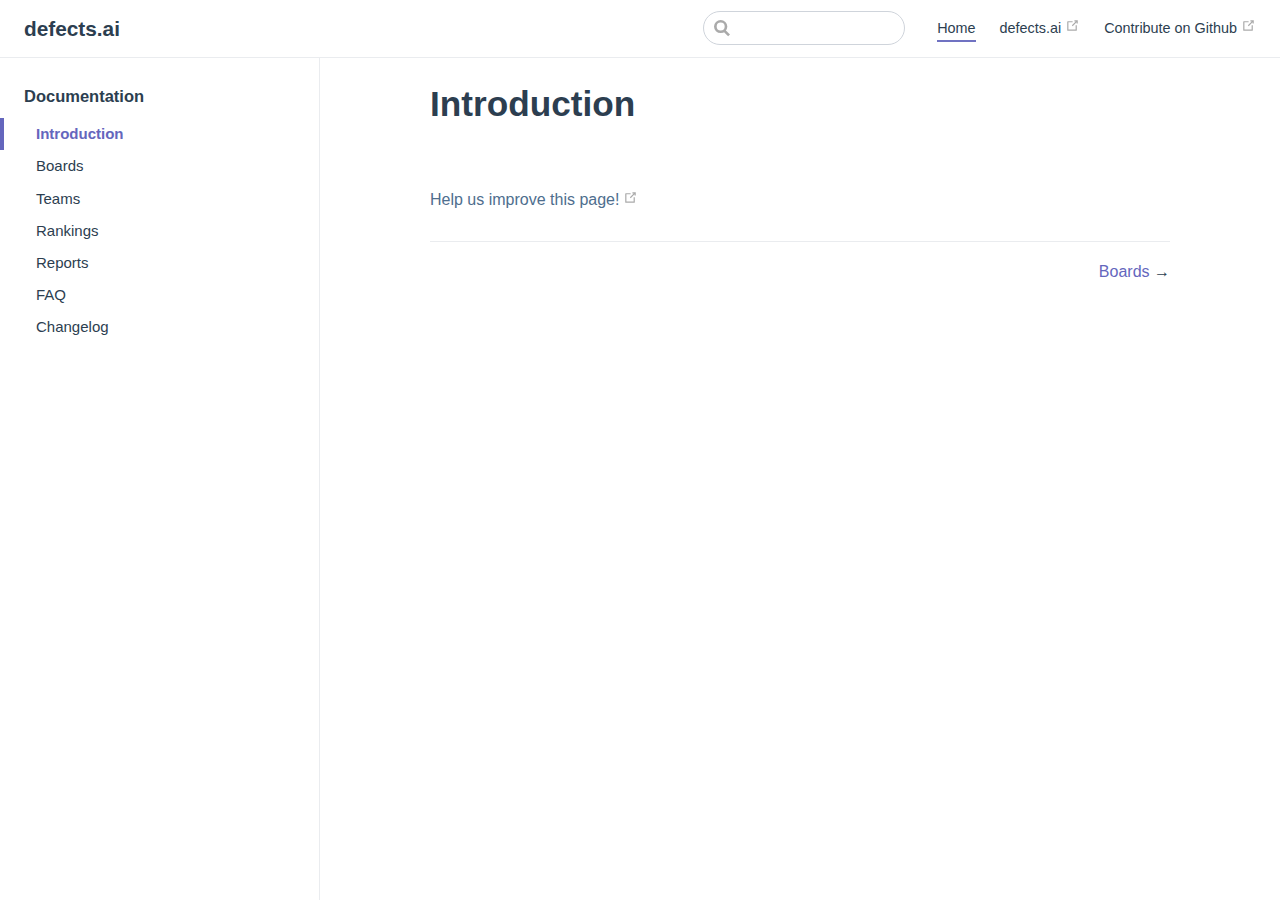
<file: index.html>
<!DOCTYPE html>
<html lang="en-US">
  <head>
    <meta charset="utf-8">
    <meta name="viewport" content="width=device-width,initial-scale=1">
    <title>Introduction | defects.ai</title>
    <meta name="description" content="">
    
    
    <link rel="preload" href="/assets/css/9.styles.b96958ea.css" as="style"><link rel="preload" href="/assets/js/app.cf527ac2.js" as="script"><link rel="preload" href="/assets/js/8.f4ea853f.js" as="script"><link rel="prefetch" href="/assets/js/5.84ac216f.js"><link rel="prefetch" href="/assets/js/1.5a1bce7e.js"><link rel="prefetch" href="/assets/js/2.4825638c.js"><link rel="prefetch" href="/assets/js/3.3141c4bc.js"><link rel="prefetch" href="/assets/js/4.4dde4d06.js"><link rel="prefetch" href="/assets/js/0.b922bda8.js"><link rel="prefetch" href="/assets/js/6.65243fbf.js"><link rel="prefetch" href="/assets/js/7.0b82be4a.js">
    <link rel="stylesheet" href="/assets/css/9.styles.b96958ea.css">
  </head>
  <body>
    <div id="app" data-server-rendered="true"><div class="theme-container"><header class="navbar"><div class="sidebar-button"><svg xmlns="http://www.w3.org/2000/svg" aria-hidden="true" role="img" viewBox="0 0 448 512" class="icon"><path fill="currentColor" d="M436 124H12c-6.627 0-12-5.373-12-12V80c0-6.627 5.373-12 12-12h424c6.627 0 12 5.373 12 12v32c0 6.627-5.373 12-12 12zm0 160H12c-6.627 0-12-5.373-12-12v-32c0-6.627 5.373-12 12-12h424c6.627 0 12 5.373 12 12v32c0 6.627-5.373 12-12 12zm0 160H12c-6.627 0-12-5.373-12-12v-32c0-6.627 5.373-12 12-12h424c6.627 0 12 5.373 12 12v32c0 6.627-5.373 12-12 12z"></path></svg></div><a href="/" class="home-link router-link-exact-active router-link-active"><!----><span class="site-name">
      defects.ai
    </span></a><div class="links"><div class="search-box"><input aria-label="Search" autocomplete="off" spellcheck="false" value=""><!----></div><nav class="nav-links can-hide"><div class="nav-item"><a href="/" class="nav-link router-link-exact-active router-link-active">Home</a></div><div class="nav-item"><a href="http://defects.ai" target="_blank" rel="noopener noreferrer" class="nav-link external">
  defects.ai
  <svg xmlns="http://www.w3.org/2000/svg" aria-hidden="true" x="0px" y="0px" viewBox="0 0 100 100" width="15" height="15" class="icon outbound"><path fill="currentColor" d="M18.8,85.1h56l0,0c2.2,0,4-1.8,4-4v-32h-8v28h-48v-48h28v-8h-32l0,0c-2.2,0-4,1.8-4,4v56C14.8,83.3,16.6,85.1,18.8,85.1z"></path><polygon fill="currentColor" points="45.7,48.7 51.3,54.3 77.2,28.5 77.2,37.2 85.2,37.2 85.2,14.9 62.8,14.9 62.8,22.9 71.5,22.9"></polygon></svg></a></div><a href="https://github.com/defectsai/documentation" target="_blank" rel="noopener noreferrer" class="repo-link">
    Contribute on Github
    <svg xmlns="http://www.w3.org/2000/svg" aria-hidden="true" x="0px" y="0px" viewBox="0 0 100 100" width="15" height="15" class="icon outbound"><path fill="currentColor" d="M18.8,85.1h56l0,0c2.2,0,4-1.8,4-4v-32h-8v28h-48v-48h28v-8h-32l0,0c-2.2,0-4,1.8-4,4v56C14.8,83.3,16.6,85.1,18.8,85.1z"></path><polygon fill="currentColor" points="45.7,48.7 51.3,54.3 77.2,28.5 77.2,37.2 85.2,37.2 85.2,14.9 62.8,14.9 62.8,22.9 71.5,22.9"></polygon></svg></a></nav></div></header><div class="sidebar-mask"></div><div class="sidebar"><nav class="nav-links"><div class="nav-item"><a href="/" class="nav-link router-link-exact-active router-link-active">Home</a></div><div class="nav-item"><a href="http://defects.ai" target="_blank" rel="noopener noreferrer" class="nav-link external">
  defects.ai
  <svg xmlns="http://www.w3.org/2000/svg" aria-hidden="true" x="0px" y="0px" viewBox="0 0 100 100" width="15" height="15" class="icon outbound"><path fill="currentColor" d="M18.8,85.1h56l0,0c2.2,0,4-1.8,4-4v-32h-8v28h-48v-48h28v-8h-32l0,0c-2.2,0-4,1.8-4,4v56C14.8,83.3,16.6,85.1,18.8,85.1z"></path><polygon fill="currentColor" points="45.7,48.7 51.3,54.3 77.2,28.5 77.2,37.2 85.2,37.2 85.2,14.9 62.8,14.9 62.8,22.9 71.5,22.9"></polygon></svg></a></div><a href="https://github.com/defectsai/documentation" target="_blank" rel="noopener noreferrer" class="repo-link">
    Contribute on Github
    <svg xmlns="http://www.w3.org/2000/svg" aria-hidden="true" x="0px" y="0px" viewBox="0 0 100 100" width="15" height="15" class="icon outbound"><path fill="currentColor" d="M18.8,85.1h56l0,0c2.2,0,4-1.8,4-4v-32h-8v28h-48v-48h28v-8h-32l0,0c-2.2,0-4,1.8-4,4v56C14.8,83.3,16.6,85.1,18.8,85.1z"></path><polygon fill="currentColor" points="45.7,48.7 51.3,54.3 77.2,28.5 77.2,37.2 85.2,37.2 85.2,14.9 62.8,14.9 62.8,22.9 71.5,22.9"></polygon></svg></a></nav><ul class="sidebar-links"><li><div class="sidebar-group first"><p class="sidebar-heading open"><span>Documentation</span><!----></p><ul class="sidebar-group-items"><li><a href="/" class="active sidebar-link">Introduction</a></li><li><a href="/boards.html" class="sidebar-link">Boards</a></li><li><a href="/teams.html" class="sidebar-link">Teams</a></li><li><a href="/rankings.html" class="sidebar-link">Rankings</a></li><li><a href="/reports.html" class="sidebar-link">Reports</a></li><li><a href="/faq.html" class="sidebar-link">FAQ</a></li><li><a href="/changelog.html" class="sidebar-link">Changelog</a></li></ul></div></li></ul></div><div class="page"><div class="content"><h1 id="introduction"><a href="#introduction" aria-hidden="true" class="header-anchor">#</a> Introduction</h1></div><div class="page-edit"><div class="edit-link"><a href="https://github.com/defectsai/documentation/edit/master/README.md" target="_blank" rel="noopener noreferrer">Help us improve this page!</a><svg xmlns="http://www.w3.org/2000/svg" aria-hidden="true" x="0px" y="0px" viewBox="0 0 100 100" width="15" height="15" class="icon outbound"><path fill="currentColor" d="M18.8,85.1h56l0,0c2.2,0,4-1.8,4-4v-32h-8v28h-48v-48h28v-8h-32l0,0c-2.2,0-4,1.8-4,4v56C14.8,83.3,16.6,85.1,18.8,85.1z"></path><polygon fill="currentColor" points="45.7,48.7 51.3,54.3 77.2,28.5 77.2,37.2 85.2,37.2 85.2,14.9 62.8,14.9 62.8,22.9 71.5,22.9"></polygon></svg></div><!----></div><div class="page-nav"><p class="inner"><!----><span class="next"><a href="/boards.html">
          Boards
        </a> →
      </span></p></div></div></div></div>
    <script src="/assets/js/8.f4ea853f.js" defer></script><script src="/assets/js/app.cf527ac2.js" defer></script>
  </body>
</html>
</file>
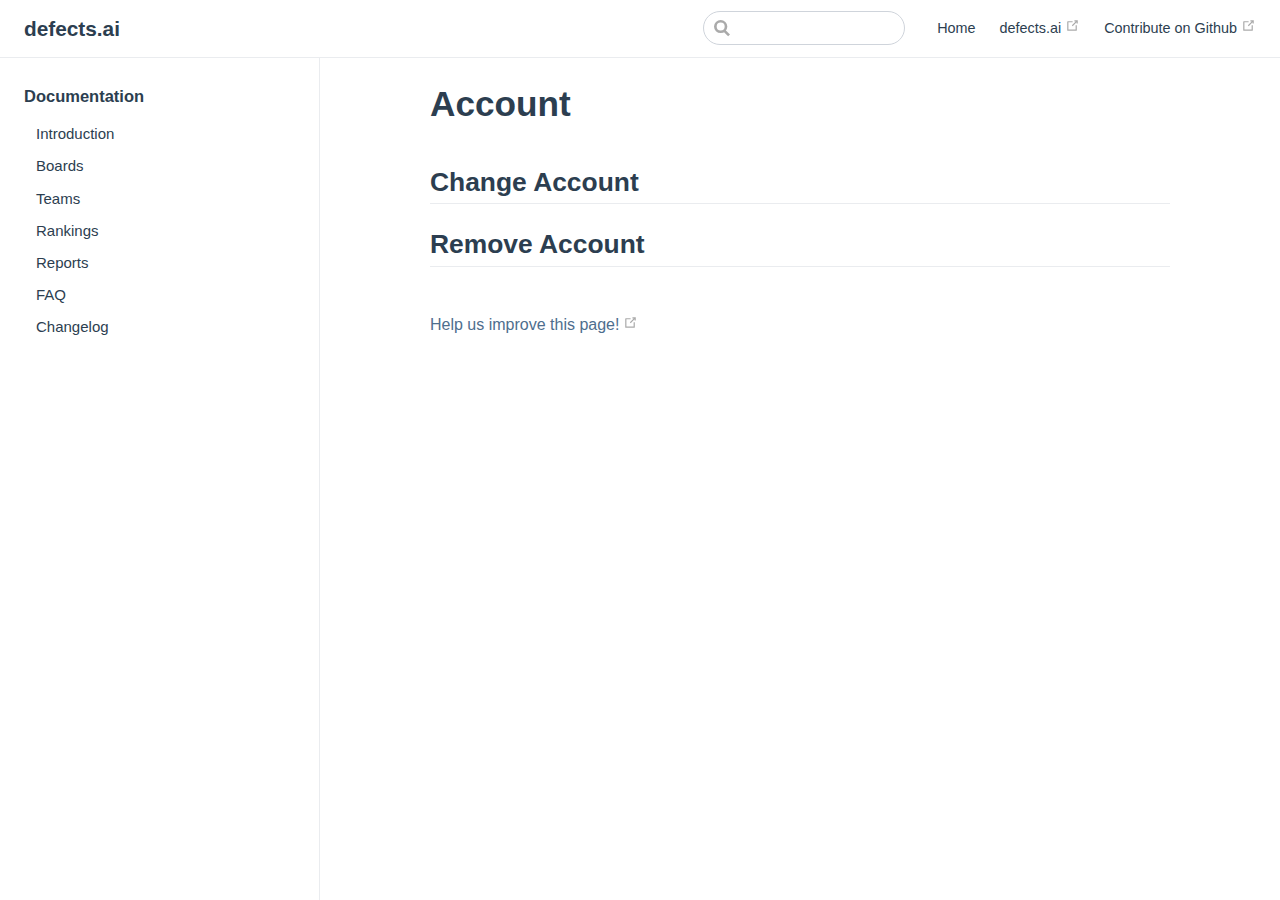
<file: account.html>
<!DOCTYPE html>
<html lang="en-US">
  <head>
    <meta charset="utf-8">
    <meta name="viewport" content="width=device-width,initial-scale=1">
    <title>Account | defects.ai</title>
    <meta name="description" content="">
    
    
    <link rel="preload" href="/assets/css/9.styles.b96958ea.css" as="style"><link rel="preload" href="/assets/js/app.cf527ac2.js" as="script"><link rel="preload" href="/assets/js/7.0b82be4a.js" as="script"><link rel="prefetch" href="/assets/js/5.84ac216f.js"><link rel="prefetch" href="/assets/js/1.5a1bce7e.js"><link rel="prefetch" href="/assets/js/2.4825638c.js"><link rel="prefetch" href="/assets/js/3.3141c4bc.js"><link rel="prefetch" href="/assets/js/4.4dde4d06.js"><link rel="prefetch" href="/assets/js/0.b922bda8.js"><link rel="prefetch" href="/assets/js/6.65243fbf.js"><link rel="prefetch" href="/assets/js/8.f4ea853f.js">
    <link rel="stylesheet" href="/assets/css/9.styles.b96958ea.css">
  </head>
  <body>
    <div id="app" data-server-rendered="true"><div class="theme-container"><header class="navbar"><div class="sidebar-button"><svg xmlns="http://www.w3.org/2000/svg" aria-hidden="true" role="img" viewBox="0 0 448 512" class="icon"><path fill="currentColor" d="M436 124H12c-6.627 0-12-5.373-12-12V80c0-6.627 5.373-12 12-12h424c6.627 0 12 5.373 12 12v32c0 6.627-5.373 12-12 12zm0 160H12c-6.627 0-12-5.373-12-12v-32c0-6.627 5.373-12 12-12h424c6.627 0 12 5.373 12 12v32c0 6.627-5.373 12-12 12zm0 160H12c-6.627 0-12-5.373-12-12v-32c0-6.627 5.373-12 12-12h424c6.627 0 12 5.373 12 12v32c0 6.627-5.373 12-12 12z"></path></svg></div><a href="/" class="home-link router-link-active"><!----><span class="site-name">
      defects.ai
    </span></a><div class="links"><div class="search-box"><input aria-label="Search" autocomplete="off" spellcheck="false" value=""><!----></div><nav class="nav-links can-hide"><div class="nav-item"><a href="/" class="nav-link">Home</a></div><div class="nav-item"><a href="http://defects.ai" target="_blank" rel="noopener noreferrer" class="nav-link external">
  defects.ai
  <svg xmlns="http://www.w3.org/2000/svg" aria-hidden="true" x="0px" y="0px" viewBox="0 0 100 100" width="15" height="15" class="icon outbound"><path fill="currentColor" d="M18.8,85.1h56l0,0c2.2,0,4-1.8,4-4v-32h-8v28h-48v-48h28v-8h-32l0,0c-2.2,0-4,1.8-4,4v56C14.8,83.3,16.6,85.1,18.8,85.1z"></path><polygon fill="currentColor" points="45.7,48.7 51.3,54.3 77.2,28.5 77.2,37.2 85.2,37.2 85.2,14.9 62.8,14.9 62.8,22.9 71.5,22.9"></polygon></svg></a></div><a href="https://github.com/defectsai/documentation" target="_blank" rel="noopener noreferrer" class="repo-link">
    Contribute on Github
    <svg xmlns="http://www.w3.org/2000/svg" aria-hidden="true" x="0px" y="0px" viewBox="0 0 100 100" width="15" height="15" class="icon outbound"><path fill="currentColor" d="M18.8,85.1h56l0,0c2.2,0,4-1.8,4-4v-32h-8v28h-48v-48h28v-8h-32l0,0c-2.2,0-4,1.8-4,4v56C14.8,83.3,16.6,85.1,18.8,85.1z"></path><polygon fill="currentColor" points="45.7,48.7 51.3,54.3 77.2,28.5 77.2,37.2 85.2,37.2 85.2,14.9 62.8,14.9 62.8,22.9 71.5,22.9"></polygon></svg></a></nav></div></header><div class="sidebar-mask"></div><div class="sidebar"><nav class="nav-links"><div class="nav-item"><a href="/" class="nav-link">Home</a></div><div class="nav-item"><a href="http://defects.ai" target="_blank" rel="noopener noreferrer" class="nav-link external">
  defects.ai
  <svg xmlns="http://www.w3.org/2000/svg" aria-hidden="true" x="0px" y="0px" viewBox="0 0 100 100" width="15" height="15" class="icon outbound"><path fill="currentColor" d="M18.8,85.1h56l0,0c2.2,0,4-1.8,4-4v-32h-8v28h-48v-48h28v-8h-32l0,0c-2.2,0-4,1.8-4,4v56C14.8,83.3,16.6,85.1,18.8,85.1z"></path><polygon fill="currentColor" points="45.7,48.7 51.3,54.3 77.2,28.5 77.2,37.2 85.2,37.2 85.2,14.9 62.8,14.9 62.8,22.9 71.5,22.9"></polygon></svg></a></div><a href="https://github.com/defectsai/documentation" target="_blank" rel="noopener noreferrer" class="repo-link">
    Contribute on Github
    <svg xmlns="http://www.w3.org/2000/svg" aria-hidden="true" x="0px" y="0px" viewBox="0 0 100 100" width="15" height="15" class="icon outbound"><path fill="currentColor" d="M18.8,85.1h56l0,0c2.2,0,4-1.8,4-4v-32h-8v28h-48v-48h28v-8h-32l0,0c-2.2,0-4,1.8-4,4v56C14.8,83.3,16.6,85.1,18.8,85.1z"></path><polygon fill="currentColor" points="45.7,48.7 51.3,54.3 77.2,28.5 77.2,37.2 85.2,37.2 85.2,14.9 62.8,14.9 62.8,22.9 71.5,22.9"></polygon></svg></a></nav><ul class="sidebar-links"><li><div class="sidebar-group first"><p class="sidebar-heading open"><span>Documentation</span><!----></p><ul class="sidebar-group-items"><li><a href="/" class="sidebar-link">Introduction</a></li><li><a href="/boards.html" class="sidebar-link">Boards</a></li><li><a href="/teams.html" class="sidebar-link">Teams</a></li><li><a href="/rankings.html" class="sidebar-link">Rankings</a></li><li><a href="/reports.html" class="sidebar-link">Reports</a></li><li><a href="/faq.html" class="sidebar-link">FAQ</a></li><li><a href="/changelog.html" class="sidebar-link">Changelog</a></li></ul></div></li></ul></div><div class="page"><div class="content"><h1 id="account"><a href="#account" aria-hidden="true" class="header-anchor">#</a> Account</h1><h2 id="change-account"><a href="#change-account" aria-hidden="true" class="header-anchor">#</a> Change Account</h2><h2 id="remove-account"><a href="#remove-account" aria-hidden="true" class="header-anchor">#</a> Remove Account</h2></div><div class="page-edit"><div class="edit-link"><a href="https://github.com/defectsai/documentation/edit/master/account.md" target="_blank" rel="noopener noreferrer">Help us improve this page!</a><svg xmlns="http://www.w3.org/2000/svg" aria-hidden="true" x="0px" y="0px" viewBox="0 0 100 100" width="15" height="15" class="icon outbound"><path fill="currentColor" d="M18.8,85.1h56l0,0c2.2,0,4-1.8,4-4v-32h-8v28h-48v-48h28v-8h-32l0,0c-2.2,0-4,1.8-4,4v56C14.8,83.3,16.6,85.1,18.8,85.1z"></path><polygon fill="currentColor" points="45.7,48.7 51.3,54.3 77.2,28.5 77.2,37.2 85.2,37.2 85.2,14.9 62.8,14.9 62.8,22.9 71.5,22.9"></polygon></svg></div><!----></div><!----></div></div></div>
    <script src="/assets/js/7.0b82be4a.js" defer></script><script src="/assets/js/app.cf527ac2.js" defer></script>
  </body>
</html>
</file>
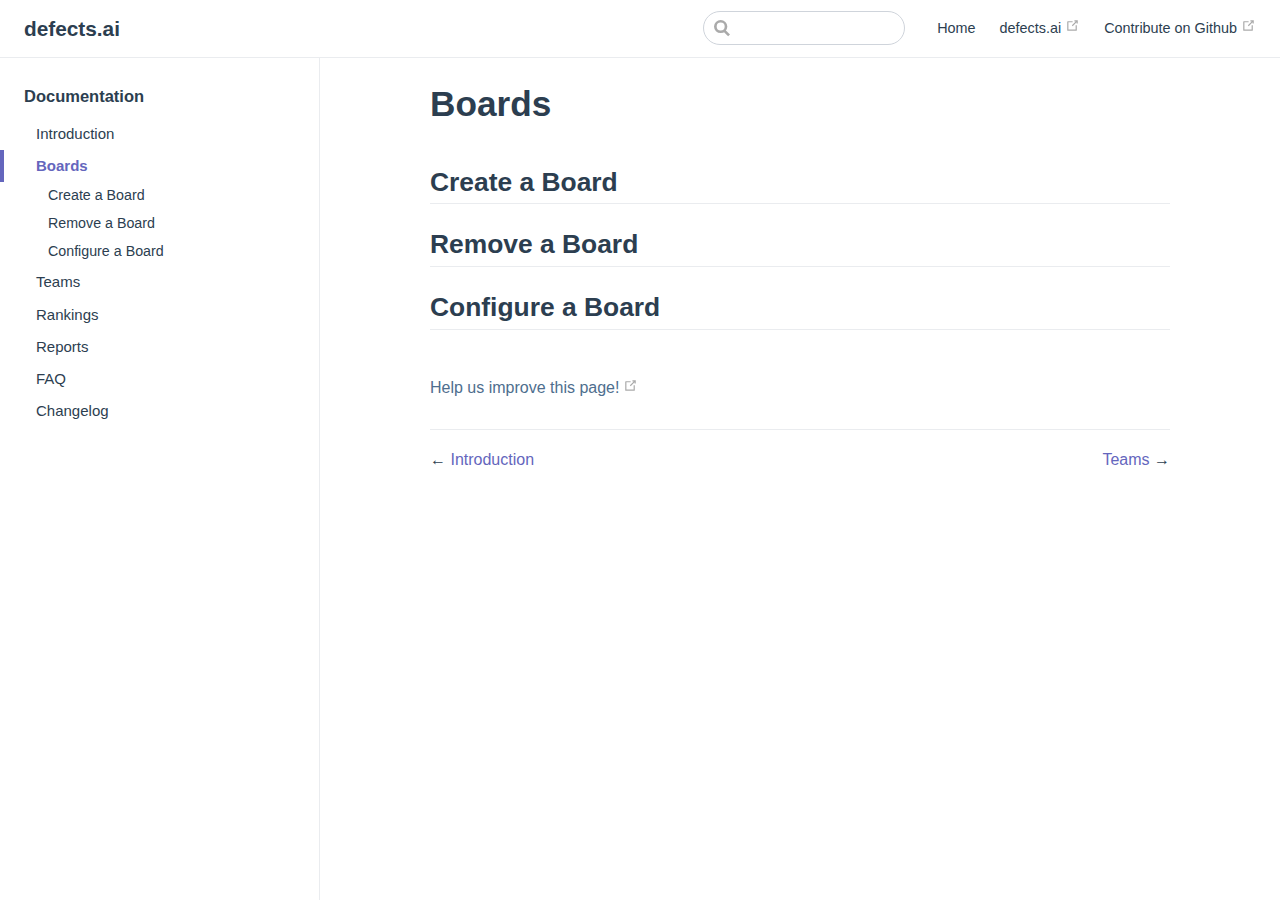
<file: boards.html>
<!DOCTYPE html>
<html lang="en-US">
  <head>
    <meta charset="utf-8">
    <meta name="viewport" content="width=device-width,initial-scale=1">
    <title>Boards | defects.ai</title>
    <meta name="description" content="">
    
    
    <link rel="preload" href="/assets/css/9.styles.b96958ea.css" as="style"><link rel="preload" href="/assets/js/app.cf527ac2.js" as="script"><link rel="preload" href="/assets/js/6.65243fbf.js" as="script"><link rel="prefetch" href="/assets/js/5.84ac216f.js"><link rel="prefetch" href="/assets/js/1.5a1bce7e.js"><link rel="prefetch" href="/assets/js/2.4825638c.js"><link rel="prefetch" href="/assets/js/3.3141c4bc.js"><link rel="prefetch" href="/assets/js/4.4dde4d06.js"><link rel="prefetch" href="/assets/js/0.b922bda8.js"><link rel="prefetch" href="/assets/js/7.0b82be4a.js"><link rel="prefetch" href="/assets/js/8.f4ea853f.js">
    <link rel="stylesheet" href="/assets/css/9.styles.b96958ea.css">
  </head>
  <body>
    <div id="app" data-server-rendered="true"><div class="theme-container"><header class="navbar"><div class="sidebar-button"><svg xmlns="http://www.w3.org/2000/svg" aria-hidden="true" role="img" viewBox="0 0 448 512" class="icon"><path fill="currentColor" d="M436 124H12c-6.627 0-12-5.373-12-12V80c0-6.627 5.373-12 12-12h424c6.627 0 12 5.373 12 12v32c0 6.627-5.373 12-12 12zm0 160H12c-6.627 0-12-5.373-12-12v-32c0-6.627 5.373-12 12-12h424c6.627 0 12 5.373 12 12v32c0 6.627-5.373 12-12 12zm0 160H12c-6.627 0-12-5.373-12-12v-32c0-6.627 5.373-12 12-12h424c6.627 0 12 5.373 12 12v32c0 6.627-5.373 12-12 12z"></path></svg></div><a href="/" class="home-link router-link-active"><!----><span class="site-name">
      defects.ai
    </span></a><div class="links"><div class="search-box"><input aria-label="Search" autocomplete="off" spellcheck="false" value=""><!----></div><nav class="nav-links can-hide"><div class="nav-item"><a href="/" class="nav-link">Home</a></div><div class="nav-item"><a href="http://defects.ai" target="_blank" rel="noopener noreferrer" class="nav-link external">
  defects.ai
  <svg xmlns="http://www.w3.org/2000/svg" aria-hidden="true" x="0px" y="0px" viewBox="0 0 100 100" width="15" height="15" class="icon outbound"><path fill="currentColor" d="M18.8,85.1h56l0,0c2.2,0,4-1.8,4-4v-32h-8v28h-48v-48h28v-8h-32l0,0c-2.2,0-4,1.8-4,4v56C14.8,83.3,16.6,85.1,18.8,85.1z"></path><polygon fill="currentColor" points="45.7,48.7 51.3,54.3 77.2,28.5 77.2,37.2 85.2,37.2 85.2,14.9 62.8,14.9 62.8,22.9 71.5,22.9"></polygon></svg></a></div><a href="https://github.com/defectsai/documentation" target="_blank" rel="noopener noreferrer" class="repo-link">
    Contribute on Github
    <svg xmlns="http://www.w3.org/2000/svg" aria-hidden="true" x="0px" y="0px" viewBox="0 0 100 100" width="15" height="15" class="icon outbound"><path fill="currentColor" d="M18.8,85.1h56l0,0c2.2,0,4-1.8,4-4v-32h-8v28h-48v-48h28v-8h-32l0,0c-2.2,0-4,1.8-4,4v56C14.8,83.3,16.6,85.1,18.8,85.1z"></path><polygon fill="currentColor" points="45.7,48.7 51.3,54.3 77.2,28.5 77.2,37.2 85.2,37.2 85.2,14.9 62.8,14.9 62.8,22.9 71.5,22.9"></polygon></svg></a></nav></div></header><div class="sidebar-mask"></div><div class="sidebar"><nav class="nav-links"><div class="nav-item"><a href="/" class="nav-link">Home</a></div><div class="nav-item"><a href="http://defects.ai" target="_blank" rel="noopener noreferrer" class="nav-link external">
  defects.ai
  <svg xmlns="http://www.w3.org/2000/svg" aria-hidden="true" x="0px" y="0px" viewBox="0 0 100 100" width="15" height="15" class="icon outbound"><path fill="currentColor" d="M18.8,85.1h56l0,0c2.2,0,4-1.8,4-4v-32h-8v28h-48v-48h28v-8h-32l0,0c-2.2,0-4,1.8-4,4v56C14.8,83.3,16.6,85.1,18.8,85.1z"></path><polygon fill="currentColor" points="45.7,48.7 51.3,54.3 77.2,28.5 77.2,37.2 85.2,37.2 85.2,14.9 62.8,14.9 62.8,22.9 71.5,22.9"></polygon></svg></a></div><a href="https://github.com/defectsai/documentation" target="_blank" rel="noopener noreferrer" class="repo-link">
    Contribute on Github
    <svg xmlns="http://www.w3.org/2000/svg" aria-hidden="true" x="0px" y="0px" viewBox="0 0 100 100" width="15" height="15" class="icon outbound"><path fill="currentColor" d="M18.8,85.1h56l0,0c2.2,0,4-1.8,4-4v-32h-8v28h-48v-48h28v-8h-32l0,0c-2.2,0-4,1.8-4,4v56C14.8,83.3,16.6,85.1,18.8,85.1z"></path><polygon fill="currentColor" points="45.7,48.7 51.3,54.3 77.2,28.5 77.2,37.2 85.2,37.2 85.2,14.9 62.8,14.9 62.8,22.9 71.5,22.9"></polygon></svg></a></nav><ul class="sidebar-links"><li><div class="sidebar-group first"><p class="sidebar-heading open"><span>Documentation</span><!----></p><ul class="sidebar-group-items"><li><a href="/" class="sidebar-link">Introduction</a></li><li><a href="/boards.html" class="active sidebar-link">Boards</a><ul class="sidebar-sub-headers"><li class="sidebar-sub-header"><a href="/boards.html#create-a-board" class="sidebar-link">Create a Board</a></li><li class="sidebar-sub-header"><a href="/boards.html#remove-a-board" class="sidebar-link">Remove a Board</a></li><li class="sidebar-sub-header"><a href="/boards.html#configure-a-board" class="sidebar-link">Configure a Board</a></li></ul></li><li><a href="/teams.html" class="sidebar-link">Teams</a></li><li><a href="/rankings.html" class="sidebar-link">Rankings</a></li><li><a href="/reports.html" class="sidebar-link">Reports</a></li><li><a href="/faq.html" class="sidebar-link">FAQ</a></li><li><a href="/changelog.html" class="sidebar-link">Changelog</a></li></ul></div></li></ul></div><div class="page"><div class="content"><h1 id="boards"><a href="#boards" aria-hidden="true" class="header-anchor">#</a> Boards</h1><h2 id="create-a-board"><a href="#create-a-board" aria-hidden="true" class="header-anchor">#</a> Create a Board</h2><h2 id="remove-a-board"><a href="#remove-a-board" aria-hidden="true" class="header-anchor">#</a> Remove a Board</h2><h2 id="configure-a-board"><a href="#configure-a-board" aria-hidden="true" class="header-anchor">#</a> Configure a Board</h2></div><div class="page-edit"><div class="edit-link"><a href="https://github.com/defectsai/documentation/edit/master/boards.md" target="_blank" rel="noopener noreferrer">Help us improve this page!</a><svg xmlns="http://www.w3.org/2000/svg" aria-hidden="true" x="0px" y="0px" viewBox="0 0 100 100" width="15" height="15" class="icon outbound"><path fill="currentColor" d="M18.8,85.1h56l0,0c2.2,0,4-1.8,4-4v-32h-8v28h-48v-48h28v-8h-32l0,0c-2.2,0-4,1.8-4,4v56C14.8,83.3,16.6,85.1,18.8,85.1z"></path><polygon fill="currentColor" points="45.7,48.7 51.3,54.3 77.2,28.5 77.2,37.2 85.2,37.2 85.2,14.9 62.8,14.9 62.8,22.9 71.5,22.9"></polygon></svg></div><!----></div><div class="page-nav"><p class="inner"><span class="prev">
        ← <a href="/" class="prev router-link-active">
          Introduction
        </a></span><span class="next"><a href="/teams.html">
          Teams
        </a> →
      </span></p></div></div></div></div>
    <script src="/assets/js/6.65243fbf.js" defer></script><script src="/assets/js/app.cf527ac2.js" defer></script>
  </body>
</html>
</file>
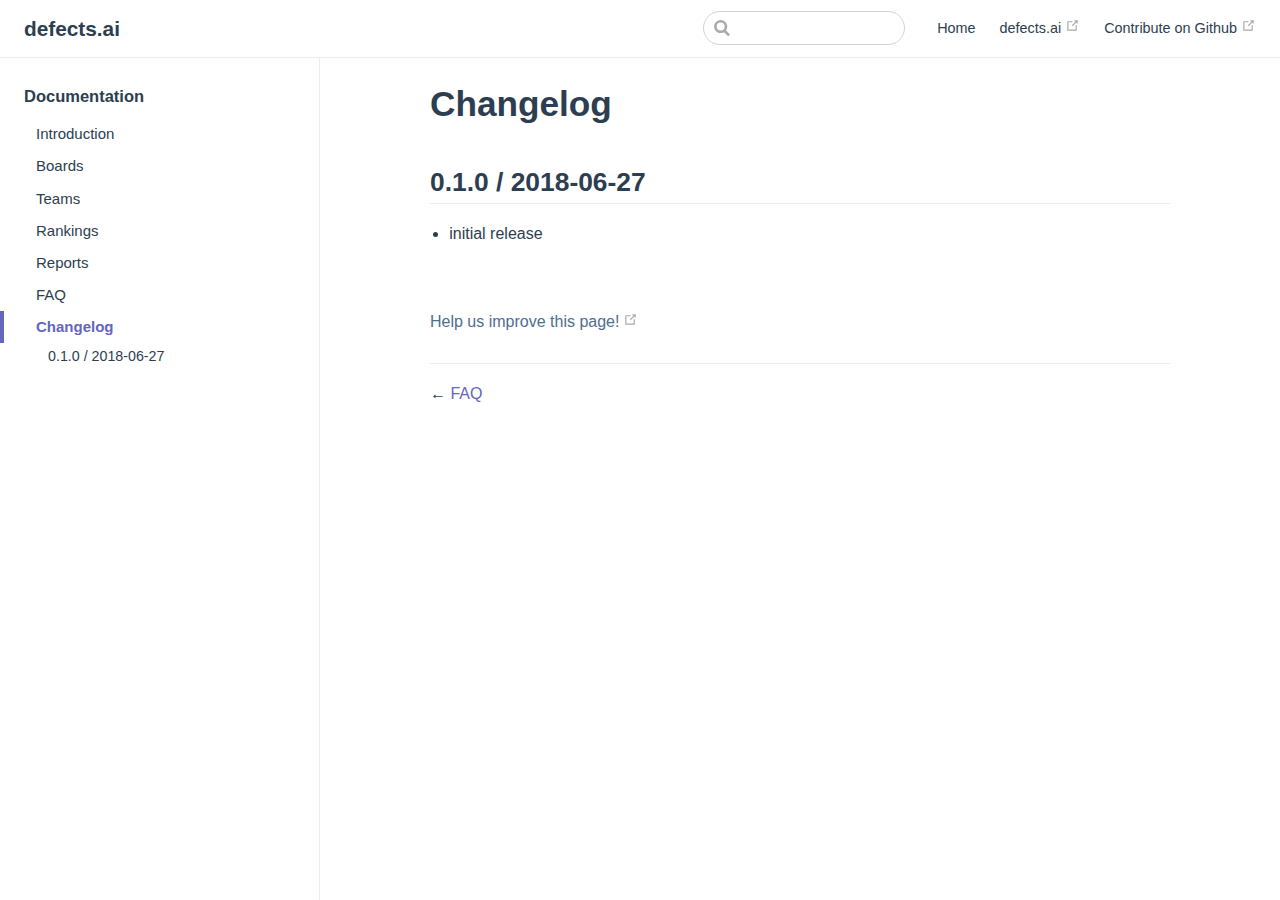
<file: changelog.html>
<!DOCTYPE html>
<html lang="en-US">
  <head>
    <meta charset="utf-8">
    <meta name="viewport" content="width=device-width,initial-scale=1">
    <title>Changelog | defects.ai</title>
    <meta name="description" content="">
    
    
    <link rel="preload" href="/assets/css/9.styles.b96958ea.css" as="style"><link rel="preload" href="/assets/js/app.cf527ac2.js" as="script"><link rel="preload" href="/assets/js/5.84ac216f.js" as="script"><link rel="prefetch" href="/assets/js/1.5a1bce7e.js"><link rel="prefetch" href="/assets/js/2.4825638c.js"><link rel="prefetch" href="/assets/js/3.3141c4bc.js"><link rel="prefetch" href="/assets/js/4.4dde4d06.js"><link rel="prefetch" href="/assets/js/0.b922bda8.js"><link rel="prefetch" href="/assets/js/6.65243fbf.js"><link rel="prefetch" href="/assets/js/7.0b82be4a.js"><link rel="prefetch" href="/assets/js/8.f4ea853f.js">
    <link rel="stylesheet" href="/assets/css/9.styles.b96958ea.css">
  </head>
  <body>
    <div id="app" data-server-rendered="true"><div class="theme-container"><header class="navbar"><div class="sidebar-button"><svg xmlns="http://www.w3.org/2000/svg" aria-hidden="true" role="img" viewBox="0 0 448 512" class="icon"><path fill="currentColor" d="M436 124H12c-6.627 0-12-5.373-12-12V80c0-6.627 5.373-12 12-12h424c6.627 0 12 5.373 12 12v32c0 6.627-5.373 12-12 12zm0 160H12c-6.627 0-12-5.373-12-12v-32c0-6.627 5.373-12 12-12h424c6.627 0 12 5.373 12 12v32c0 6.627-5.373 12-12 12zm0 160H12c-6.627 0-12-5.373-12-12v-32c0-6.627 5.373-12 12-12h424c6.627 0 12 5.373 12 12v32c0 6.627-5.373 12-12 12z"></path></svg></div><a href="/" class="home-link router-link-active"><!----><span class="site-name">
      defects.ai
    </span></a><div class="links"><div class="search-box"><input aria-label="Search" autocomplete="off" spellcheck="false" value=""><!----></div><nav class="nav-links can-hide"><div class="nav-item"><a href="/" class="nav-link">Home</a></div><div class="nav-item"><a href="http://defects.ai" target="_blank" rel="noopener noreferrer" class="nav-link external">
  defects.ai
  <svg xmlns="http://www.w3.org/2000/svg" aria-hidden="true" x="0px" y="0px" viewBox="0 0 100 100" width="15" height="15" class="icon outbound"><path fill="currentColor" d="M18.8,85.1h56l0,0c2.2,0,4-1.8,4-4v-32h-8v28h-48v-48h28v-8h-32l0,0c-2.2,0-4,1.8-4,4v56C14.8,83.3,16.6,85.1,18.8,85.1z"></path><polygon fill="currentColor" points="45.7,48.7 51.3,54.3 77.2,28.5 77.2,37.2 85.2,37.2 85.2,14.9 62.8,14.9 62.8,22.9 71.5,22.9"></polygon></svg></a></div><a href="https://github.com/defectsai/documentation" target="_blank" rel="noopener noreferrer" class="repo-link">
    Contribute on Github
    <svg xmlns="http://www.w3.org/2000/svg" aria-hidden="true" x="0px" y="0px" viewBox="0 0 100 100" width="15" height="15" class="icon outbound"><path fill="currentColor" d="M18.8,85.1h56l0,0c2.2,0,4-1.8,4-4v-32h-8v28h-48v-48h28v-8h-32l0,0c-2.2,0-4,1.8-4,4v56C14.8,83.3,16.6,85.1,18.8,85.1z"></path><polygon fill="currentColor" points="45.7,48.7 51.3,54.3 77.2,28.5 77.2,37.2 85.2,37.2 85.2,14.9 62.8,14.9 62.8,22.9 71.5,22.9"></polygon></svg></a></nav></div></header><div class="sidebar-mask"></div><div class="sidebar"><nav class="nav-links"><div class="nav-item"><a href="/" class="nav-link">Home</a></div><div class="nav-item"><a href="http://defects.ai" target="_blank" rel="noopener noreferrer" class="nav-link external">
  defects.ai
  <svg xmlns="http://www.w3.org/2000/svg" aria-hidden="true" x="0px" y="0px" viewBox="0 0 100 100" width="15" height="15" class="icon outbound"><path fill="currentColor" d="M18.8,85.1h56l0,0c2.2,0,4-1.8,4-4v-32h-8v28h-48v-48h28v-8h-32l0,0c-2.2,0-4,1.8-4,4v56C14.8,83.3,16.6,85.1,18.8,85.1z"></path><polygon fill="currentColor" points="45.7,48.7 51.3,54.3 77.2,28.5 77.2,37.2 85.2,37.2 85.2,14.9 62.8,14.9 62.8,22.9 71.5,22.9"></polygon></svg></a></div><a href="https://github.com/defectsai/documentation" target="_blank" rel="noopener noreferrer" class="repo-link">
    Contribute on Github
    <svg xmlns="http://www.w3.org/2000/svg" aria-hidden="true" x="0px" y="0px" viewBox="0 0 100 100" width="15" height="15" class="icon outbound"><path fill="currentColor" d="M18.8,85.1h56l0,0c2.2,0,4-1.8,4-4v-32h-8v28h-48v-48h28v-8h-32l0,0c-2.2,0-4,1.8-4,4v56C14.8,83.3,16.6,85.1,18.8,85.1z"></path><polygon fill="currentColor" points="45.7,48.7 51.3,54.3 77.2,28.5 77.2,37.2 85.2,37.2 85.2,14.9 62.8,14.9 62.8,22.9 71.5,22.9"></polygon></svg></a></nav><ul class="sidebar-links"><li><div class="sidebar-group first"><p class="sidebar-heading open"><span>Documentation</span><!----></p><ul class="sidebar-group-items"><li><a href="/" class="sidebar-link">Introduction</a></li><li><a href="/boards.html" class="sidebar-link">Boards</a></li><li><a href="/teams.html" class="sidebar-link">Teams</a></li><li><a href="/rankings.html" class="sidebar-link">Rankings</a></li><li><a href="/reports.html" class="sidebar-link">Reports</a></li><li><a href="/faq.html" class="sidebar-link">FAQ</a></li><li><a href="/changelog.html" class="active sidebar-link">Changelog</a><ul class="sidebar-sub-headers"><li class="sidebar-sub-header"><a href="/changelog.html#_0-1-0-2018-06-27" class="sidebar-link">0.1.0 / 2018-06-27</a></li></ul></li></ul></div></li></ul></div><div class="page"><div class="content"><h1 id="changelog"><a href="#changelog" aria-hidden="true" class="header-anchor">#</a> Changelog</h1><h2 id="_0-1-0-2018-06-27"><a href="#_0-1-0-2018-06-27" aria-hidden="true" class="header-anchor">#</a> 0.1.0 / 2018-06-27</h2><ul><li>initial release</li></ul></div><div class="page-edit"><div class="edit-link"><a href="https://github.com/defectsai/documentation/edit/master/changelog.md" target="_blank" rel="noopener noreferrer">Help us improve this page!</a><svg xmlns="http://www.w3.org/2000/svg" aria-hidden="true" x="0px" y="0px" viewBox="0 0 100 100" width="15" height="15" class="icon outbound"><path fill="currentColor" d="M18.8,85.1h56l0,0c2.2,0,4-1.8,4-4v-32h-8v28h-48v-48h28v-8h-32l0,0c-2.2,0-4,1.8-4,4v56C14.8,83.3,16.6,85.1,18.8,85.1z"></path><polygon fill="currentColor" points="45.7,48.7 51.3,54.3 77.2,28.5 77.2,37.2 85.2,37.2 85.2,14.9 62.8,14.9 62.8,22.9 71.5,22.9"></polygon></svg></div><!----></div><div class="page-nav"><p class="inner"><span class="prev">
        ← <a href="/faq.html" class="prev">
          FAQ
        </a></span><!----></p></div></div></div></div>
    <script src="/assets/js/5.84ac216f.js" defer></script><script src="/assets/js/app.cf527ac2.js" defer></script>
  </body>
</html>
</file>
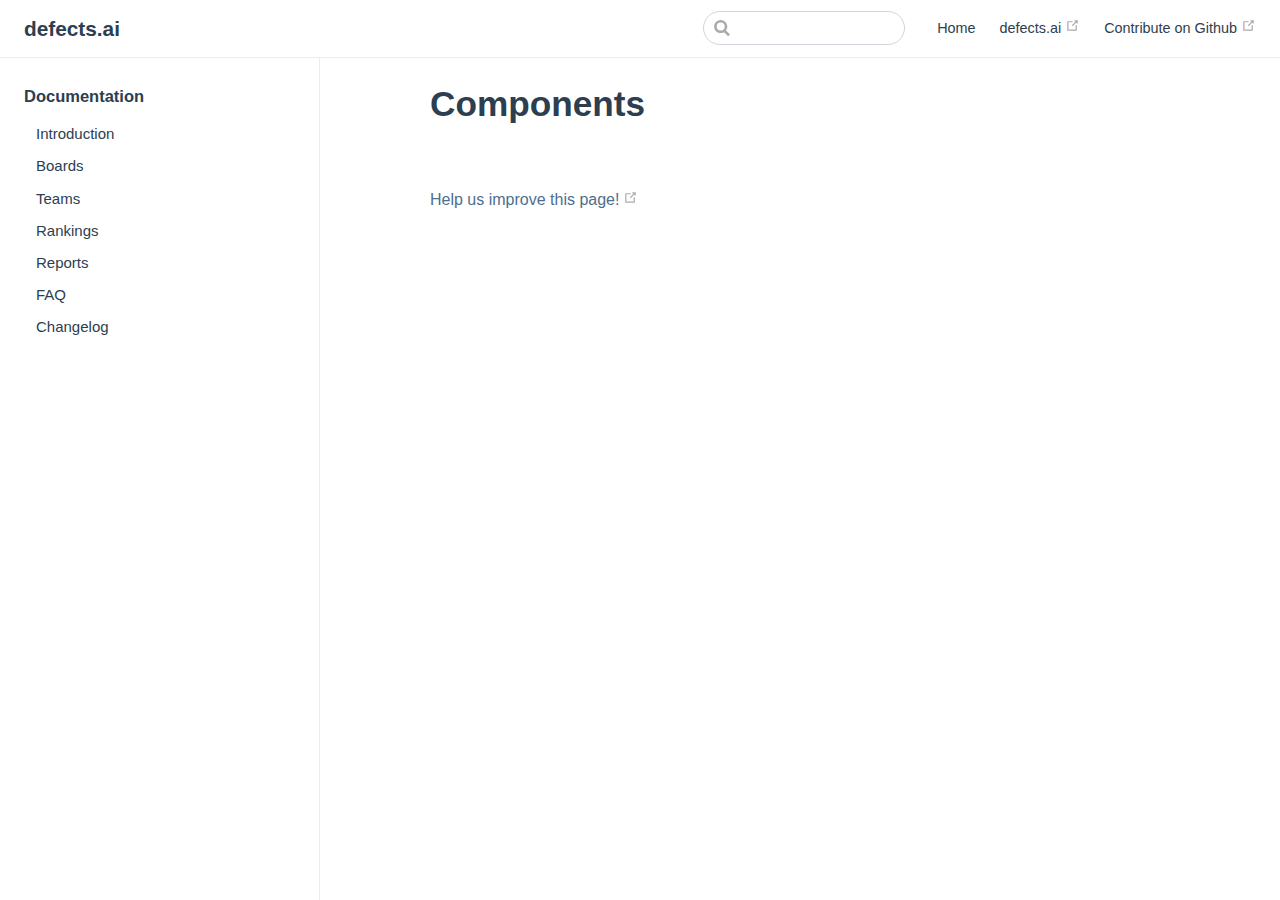
<file: components.html>
<!DOCTYPE html>
<html lang="en-US">
  <head>
    <meta charset="utf-8">
    <meta name="viewport" content="width=device-width,initial-scale=1">
    <title>Components | defects.ai</title>
    <meta name="description" content="">
    
    
    <link rel="preload" href="/assets/css/9.styles.b96958ea.css" as="style"><link rel="preload" href="/assets/js/app.cf527ac2.js" as="script"><link rel="preload" href="/assets/js/4.4dde4d06.js" as="script"><link rel="prefetch" href="/assets/js/5.84ac216f.js"><link rel="prefetch" href="/assets/js/1.5a1bce7e.js"><link rel="prefetch" href="/assets/js/2.4825638c.js"><link rel="prefetch" href="/assets/js/3.3141c4bc.js"><link rel="prefetch" href="/assets/js/0.b922bda8.js"><link rel="prefetch" href="/assets/js/6.65243fbf.js"><link rel="prefetch" href="/assets/js/7.0b82be4a.js"><link rel="prefetch" href="/assets/js/8.f4ea853f.js">
    <link rel="stylesheet" href="/assets/css/9.styles.b96958ea.css">
  </head>
  <body>
    <div id="app" data-server-rendered="true"><div class="theme-container"><header class="navbar"><div class="sidebar-button"><svg xmlns="http://www.w3.org/2000/svg" aria-hidden="true" role="img" viewBox="0 0 448 512" class="icon"><path fill="currentColor" d="M436 124H12c-6.627 0-12-5.373-12-12V80c0-6.627 5.373-12 12-12h424c6.627 0 12 5.373 12 12v32c0 6.627-5.373 12-12 12zm0 160H12c-6.627 0-12-5.373-12-12v-32c0-6.627 5.373-12 12-12h424c6.627 0 12 5.373 12 12v32c0 6.627-5.373 12-12 12zm0 160H12c-6.627 0-12-5.373-12-12v-32c0-6.627 5.373-12 12-12h424c6.627 0 12 5.373 12 12v32c0 6.627-5.373 12-12 12z"></path></svg></div><a href="/" class="home-link router-link-active"><!----><span class="site-name">
      defects.ai
    </span></a><div class="links"><div class="search-box"><input aria-label="Search" autocomplete="off" spellcheck="false" value=""><!----></div><nav class="nav-links can-hide"><div class="nav-item"><a href="/" class="nav-link">Home</a></div><div class="nav-item"><a href="http://defects.ai" target="_blank" rel="noopener noreferrer" class="nav-link external">
  defects.ai
  <svg xmlns="http://www.w3.org/2000/svg" aria-hidden="true" x="0px" y="0px" viewBox="0 0 100 100" width="15" height="15" class="icon outbound"><path fill="currentColor" d="M18.8,85.1h56l0,0c2.2,0,4-1.8,4-4v-32h-8v28h-48v-48h28v-8h-32l0,0c-2.2,0-4,1.8-4,4v56C14.8,83.3,16.6,85.1,18.8,85.1z"></path><polygon fill="currentColor" points="45.7,48.7 51.3,54.3 77.2,28.5 77.2,37.2 85.2,37.2 85.2,14.9 62.8,14.9 62.8,22.9 71.5,22.9"></polygon></svg></a></div><a href="https://github.com/defectsai/documentation" target="_blank" rel="noopener noreferrer" class="repo-link">
    Contribute on Github
    <svg xmlns="http://www.w3.org/2000/svg" aria-hidden="true" x="0px" y="0px" viewBox="0 0 100 100" width="15" height="15" class="icon outbound"><path fill="currentColor" d="M18.8,85.1h56l0,0c2.2,0,4-1.8,4-4v-32h-8v28h-48v-48h28v-8h-32l0,0c-2.2,0-4,1.8-4,4v56C14.8,83.3,16.6,85.1,18.8,85.1z"></path><polygon fill="currentColor" points="45.7,48.7 51.3,54.3 77.2,28.5 77.2,37.2 85.2,37.2 85.2,14.9 62.8,14.9 62.8,22.9 71.5,22.9"></polygon></svg></a></nav></div></header><div class="sidebar-mask"></div><div class="sidebar"><nav class="nav-links"><div class="nav-item"><a href="/" class="nav-link">Home</a></div><div class="nav-item"><a href="http://defects.ai" target="_blank" rel="noopener noreferrer" class="nav-link external">
  defects.ai
  <svg xmlns="http://www.w3.org/2000/svg" aria-hidden="true" x="0px" y="0px" viewBox="0 0 100 100" width="15" height="15" class="icon outbound"><path fill="currentColor" d="M18.8,85.1h56l0,0c2.2,0,4-1.8,4-4v-32h-8v28h-48v-48h28v-8h-32l0,0c-2.2,0-4,1.8-4,4v56C14.8,83.3,16.6,85.1,18.8,85.1z"></path><polygon fill="currentColor" points="45.7,48.7 51.3,54.3 77.2,28.5 77.2,37.2 85.2,37.2 85.2,14.9 62.8,14.9 62.8,22.9 71.5,22.9"></polygon></svg></a></div><a href="https://github.com/defectsai/documentation" target="_blank" rel="noopener noreferrer" class="repo-link">
    Contribute on Github
    <svg xmlns="http://www.w3.org/2000/svg" aria-hidden="true" x="0px" y="0px" viewBox="0 0 100 100" width="15" height="15" class="icon outbound"><path fill="currentColor" d="M18.8,85.1h56l0,0c2.2,0,4-1.8,4-4v-32h-8v28h-48v-48h28v-8h-32l0,0c-2.2,0-4,1.8-4,4v56C14.8,83.3,16.6,85.1,18.8,85.1z"></path><polygon fill="currentColor" points="45.7,48.7 51.3,54.3 77.2,28.5 77.2,37.2 85.2,37.2 85.2,14.9 62.8,14.9 62.8,22.9 71.5,22.9"></polygon></svg></a></nav><ul class="sidebar-links"><li><div class="sidebar-group first"><p class="sidebar-heading open"><span>Documentation</span><!----></p><ul class="sidebar-group-items"><li><a href="/" class="sidebar-link">Introduction</a></li><li><a href="/boards.html" class="sidebar-link">Boards</a></li><li><a href="/teams.html" class="sidebar-link">Teams</a></li><li><a href="/rankings.html" class="sidebar-link">Rankings</a></li><li><a href="/reports.html" class="sidebar-link">Reports</a></li><li><a href="/faq.html" class="sidebar-link">FAQ</a></li><li><a href="/changelog.html" class="sidebar-link">Changelog</a></li></ul></div></li></ul></div><div class="page"><div class="content"><h1 id="components"><a href="#components" aria-hidden="true" class="header-anchor">#</a> Components</h1></div><div class="page-edit"><div class="edit-link"><a href="https://github.com/defectsai/documentation/edit/master/components.md" target="_blank" rel="noopener noreferrer">Help us improve this page!</a><svg xmlns="http://www.w3.org/2000/svg" aria-hidden="true" x="0px" y="0px" viewBox="0 0 100 100" width="15" height="15" class="icon outbound"><path fill="currentColor" d="M18.8,85.1h56l0,0c2.2,0,4-1.8,4-4v-32h-8v28h-48v-48h28v-8h-32l0,0c-2.2,0-4,1.8-4,4v56C14.8,83.3,16.6,85.1,18.8,85.1z"></path><polygon fill="currentColor" points="45.7,48.7 51.3,54.3 77.2,28.5 77.2,37.2 85.2,37.2 85.2,14.9 62.8,14.9 62.8,22.9 71.5,22.9"></polygon></svg></div><!----></div><!----></div></div></div>
    <script src="/assets/js/4.4dde4d06.js" defer></script><script src="/assets/js/app.cf527ac2.js" defer></script>
  </body>
</html>
</file>
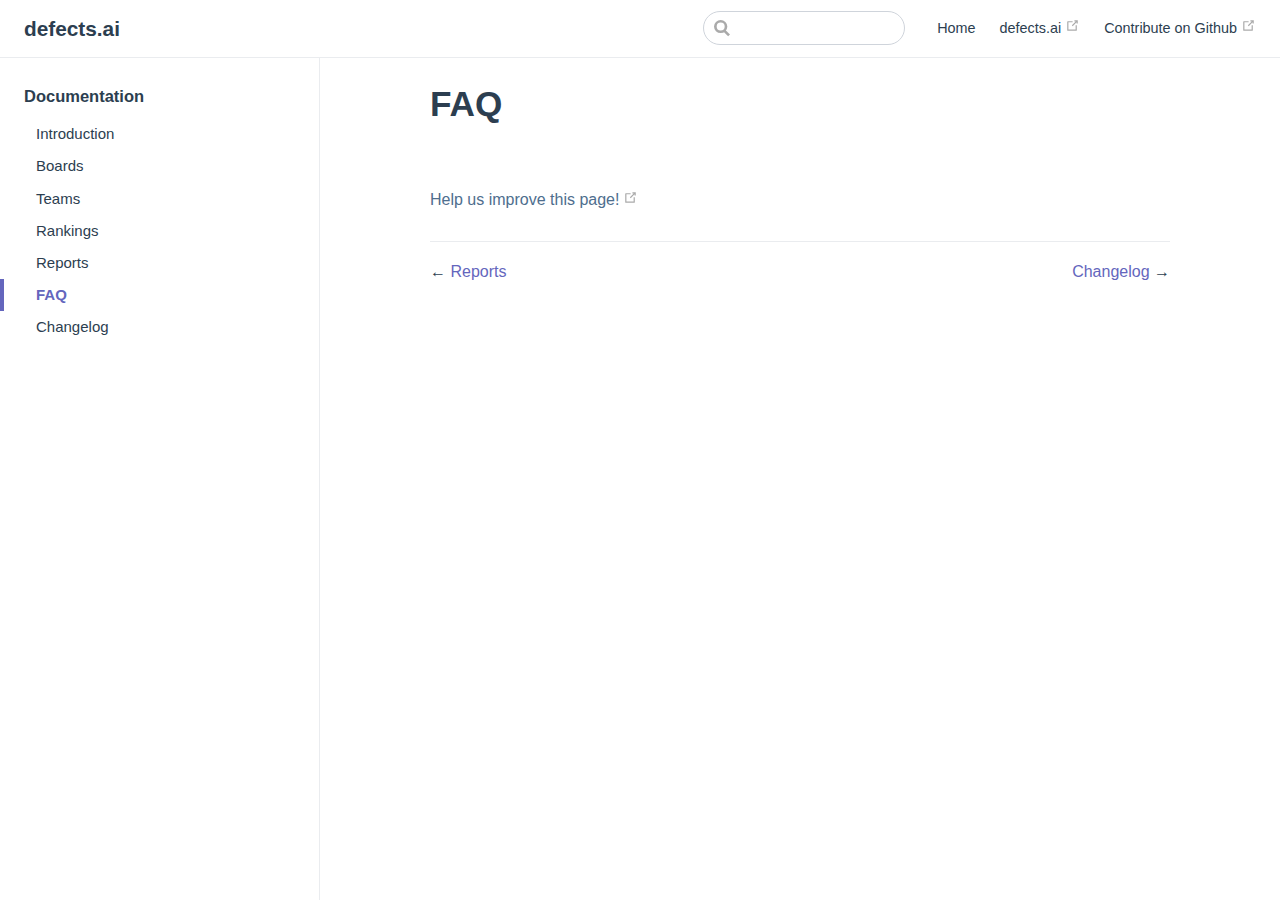
<file: faq.html>
<!DOCTYPE html>
<html lang="en-US">
  <head>
    <meta charset="utf-8">
    <meta name="viewport" content="width=device-width,initial-scale=1">
    <title>FAQ | defects.ai</title>
    <meta name="description" content="">
    
    
    <link rel="preload" href="/assets/css/9.styles.b96958ea.css" as="style"><link rel="preload" href="/assets/js/app.cf527ac2.js" as="script"><link rel="preload" href="/assets/js/3.3141c4bc.js" as="script"><link rel="prefetch" href="/assets/js/5.84ac216f.js"><link rel="prefetch" href="/assets/js/1.5a1bce7e.js"><link rel="prefetch" href="/assets/js/2.4825638c.js"><link rel="prefetch" href="/assets/js/4.4dde4d06.js"><link rel="prefetch" href="/assets/js/0.b922bda8.js"><link rel="prefetch" href="/assets/js/6.65243fbf.js"><link rel="prefetch" href="/assets/js/7.0b82be4a.js"><link rel="prefetch" href="/assets/js/8.f4ea853f.js">
    <link rel="stylesheet" href="/assets/css/9.styles.b96958ea.css">
  </head>
  <body>
    <div id="app" data-server-rendered="true"><div class="theme-container"><header class="navbar"><div class="sidebar-button"><svg xmlns="http://www.w3.org/2000/svg" aria-hidden="true" role="img" viewBox="0 0 448 512" class="icon"><path fill="currentColor" d="M436 124H12c-6.627 0-12-5.373-12-12V80c0-6.627 5.373-12 12-12h424c6.627 0 12 5.373 12 12v32c0 6.627-5.373 12-12 12zm0 160H12c-6.627 0-12-5.373-12-12v-32c0-6.627 5.373-12 12-12h424c6.627 0 12 5.373 12 12v32c0 6.627-5.373 12-12 12zm0 160H12c-6.627 0-12-5.373-12-12v-32c0-6.627 5.373-12 12-12h424c6.627 0 12 5.373 12 12v32c0 6.627-5.373 12-12 12z"></path></svg></div><a href="/" class="home-link router-link-active"><!----><span class="site-name">
      defects.ai
    </span></a><div class="links"><div class="search-box"><input aria-label="Search" autocomplete="off" spellcheck="false" value=""><!----></div><nav class="nav-links can-hide"><div class="nav-item"><a href="/" class="nav-link">Home</a></div><div class="nav-item"><a href="http://defects.ai" target="_blank" rel="noopener noreferrer" class="nav-link external">
  defects.ai
  <svg xmlns="http://www.w3.org/2000/svg" aria-hidden="true" x="0px" y="0px" viewBox="0 0 100 100" width="15" height="15" class="icon outbound"><path fill="currentColor" d="M18.8,85.1h56l0,0c2.2,0,4-1.8,4-4v-32h-8v28h-48v-48h28v-8h-32l0,0c-2.2,0-4,1.8-4,4v56C14.8,83.3,16.6,85.1,18.8,85.1z"></path><polygon fill="currentColor" points="45.7,48.7 51.3,54.3 77.2,28.5 77.2,37.2 85.2,37.2 85.2,14.9 62.8,14.9 62.8,22.9 71.5,22.9"></polygon></svg></a></div><a href="https://github.com/defectsai/documentation" target="_blank" rel="noopener noreferrer" class="repo-link">
    Contribute on Github
    <svg xmlns="http://www.w3.org/2000/svg" aria-hidden="true" x="0px" y="0px" viewBox="0 0 100 100" width="15" height="15" class="icon outbound"><path fill="currentColor" d="M18.8,85.1h56l0,0c2.2,0,4-1.8,4-4v-32h-8v28h-48v-48h28v-8h-32l0,0c-2.2,0-4,1.8-4,4v56C14.8,83.3,16.6,85.1,18.8,85.1z"></path><polygon fill="currentColor" points="45.7,48.7 51.3,54.3 77.2,28.5 77.2,37.2 85.2,37.2 85.2,14.9 62.8,14.9 62.8,22.9 71.5,22.9"></polygon></svg></a></nav></div></header><div class="sidebar-mask"></div><div class="sidebar"><nav class="nav-links"><div class="nav-item"><a href="/" class="nav-link">Home</a></div><div class="nav-item"><a href="http://defects.ai" target="_blank" rel="noopener noreferrer" class="nav-link external">
  defects.ai
  <svg xmlns="http://www.w3.org/2000/svg" aria-hidden="true" x="0px" y="0px" viewBox="0 0 100 100" width="15" height="15" class="icon outbound"><path fill="currentColor" d="M18.8,85.1h56l0,0c2.2,0,4-1.8,4-4v-32h-8v28h-48v-48h28v-8h-32l0,0c-2.2,0-4,1.8-4,4v56C14.8,83.3,16.6,85.1,18.8,85.1z"></path><polygon fill="currentColor" points="45.7,48.7 51.3,54.3 77.2,28.5 77.2,37.2 85.2,37.2 85.2,14.9 62.8,14.9 62.8,22.9 71.5,22.9"></polygon></svg></a></div><a href="https://github.com/defectsai/documentation" target="_blank" rel="noopener noreferrer" class="repo-link">
    Contribute on Github
    <svg xmlns="http://www.w3.org/2000/svg" aria-hidden="true" x="0px" y="0px" viewBox="0 0 100 100" width="15" height="15" class="icon outbound"><path fill="currentColor" d="M18.8,85.1h56l0,0c2.2,0,4-1.8,4-4v-32h-8v28h-48v-48h28v-8h-32l0,0c-2.2,0-4,1.8-4,4v56C14.8,83.3,16.6,85.1,18.8,85.1z"></path><polygon fill="currentColor" points="45.7,48.7 51.3,54.3 77.2,28.5 77.2,37.2 85.2,37.2 85.2,14.9 62.8,14.9 62.8,22.9 71.5,22.9"></polygon></svg></a></nav><ul class="sidebar-links"><li><div class="sidebar-group first"><p class="sidebar-heading open"><span>Documentation</span><!----></p><ul class="sidebar-group-items"><li><a href="/" class="sidebar-link">Introduction</a></li><li><a href="/boards.html" class="sidebar-link">Boards</a></li><li><a href="/teams.html" class="sidebar-link">Teams</a></li><li><a href="/rankings.html" class="sidebar-link">Rankings</a></li><li><a href="/reports.html" class="sidebar-link">Reports</a></li><li><a href="/faq.html" class="active sidebar-link">FAQ</a></li><li><a href="/changelog.html" class="sidebar-link">Changelog</a></li></ul></div></li></ul></div><div class="page"><div class="content"><h1 id="faq"><a href="#faq" aria-hidden="true" class="header-anchor">#</a> FAQ</h1></div><div class="page-edit"><div class="edit-link"><a href="https://github.com/defectsai/documentation/edit/master/faq.md" target="_blank" rel="noopener noreferrer">Help us improve this page!</a><svg xmlns="http://www.w3.org/2000/svg" aria-hidden="true" x="0px" y="0px" viewBox="0 0 100 100" width="15" height="15" class="icon outbound"><path fill="currentColor" d="M18.8,85.1h56l0,0c2.2,0,4-1.8,4-4v-32h-8v28h-48v-48h28v-8h-32l0,0c-2.2,0-4,1.8-4,4v56C14.8,83.3,16.6,85.1,18.8,85.1z"></path><polygon fill="currentColor" points="45.7,48.7 51.3,54.3 77.2,28.5 77.2,37.2 85.2,37.2 85.2,14.9 62.8,14.9 62.8,22.9 71.5,22.9"></polygon></svg></div><!----></div><div class="page-nav"><p class="inner"><span class="prev">
        ← <a href="/reports.html" class="prev">
          Reports
        </a></span><span class="next"><a href="/changelog.html">
          Changelog
        </a> →
      </span></p></div></div></div></div>
    <script src="/assets/js/3.3141c4bc.js" defer></script><script src="/assets/js/app.cf527ac2.js" defer></script>
  </body>
</html>
</file>
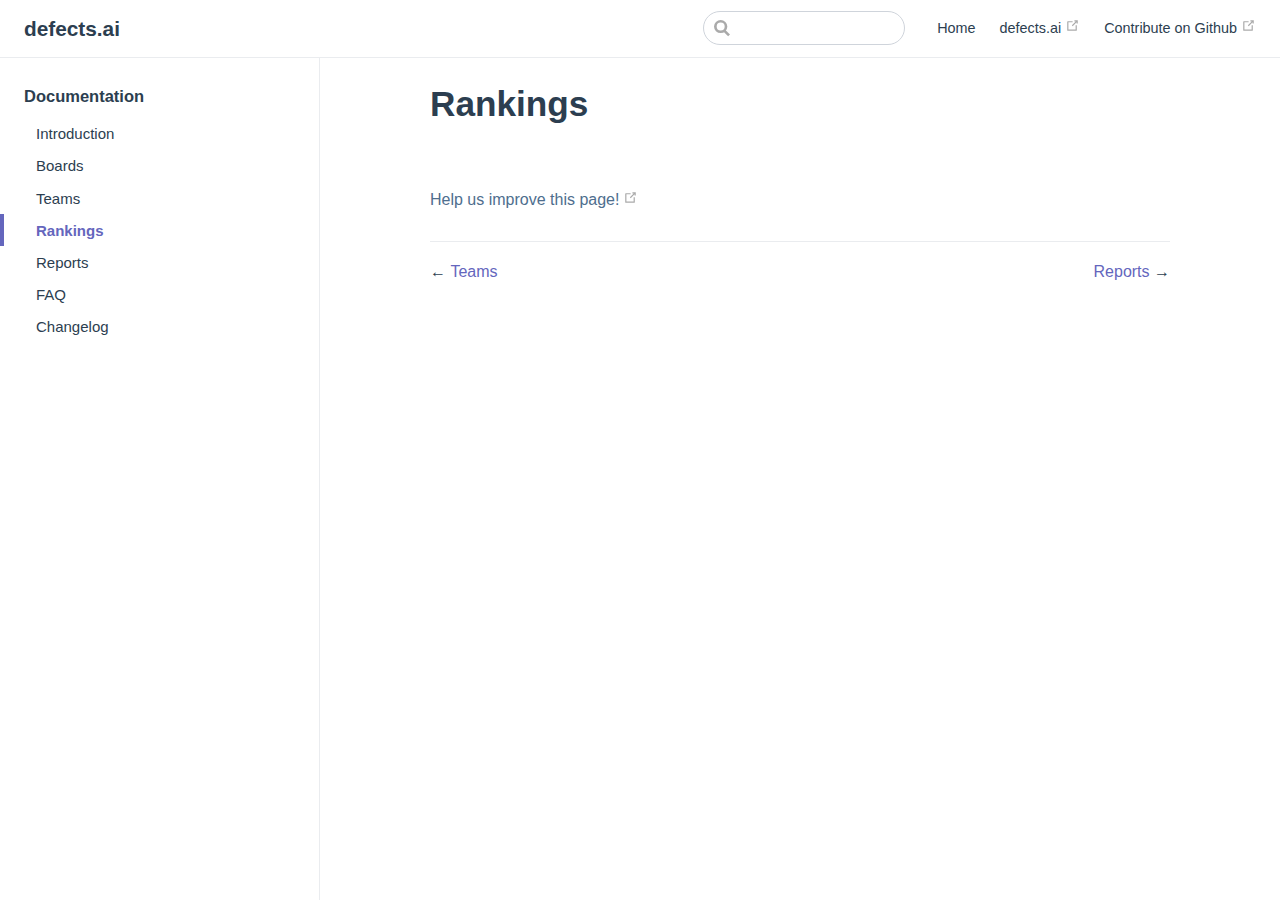
<file: rankings.html>
<!DOCTYPE html>
<html lang="en-US">
  <head>
    <meta charset="utf-8">
    <meta name="viewport" content="width=device-width,initial-scale=1">
    <title>Rankings | defects.ai</title>
    <meta name="description" content="">
    
    
    <link rel="preload" href="/assets/css/9.styles.b96958ea.css" as="style"><link rel="preload" href="/assets/js/app.cf527ac2.js" as="script"><link rel="preload" href="/assets/js/2.4825638c.js" as="script"><link rel="prefetch" href="/assets/js/5.84ac216f.js"><link rel="prefetch" href="/assets/js/1.5a1bce7e.js"><link rel="prefetch" href="/assets/js/3.3141c4bc.js"><link rel="prefetch" href="/assets/js/4.4dde4d06.js"><link rel="prefetch" href="/assets/js/0.b922bda8.js"><link rel="prefetch" href="/assets/js/6.65243fbf.js"><link rel="prefetch" href="/assets/js/7.0b82be4a.js"><link rel="prefetch" href="/assets/js/8.f4ea853f.js">
    <link rel="stylesheet" href="/assets/css/9.styles.b96958ea.css">
  </head>
  <body>
    <div id="app" data-server-rendered="true"><div class="theme-container"><header class="navbar"><div class="sidebar-button"><svg xmlns="http://www.w3.org/2000/svg" aria-hidden="true" role="img" viewBox="0 0 448 512" class="icon"><path fill="currentColor" d="M436 124H12c-6.627 0-12-5.373-12-12V80c0-6.627 5.373-12 12-12h424c6.627 0 12 5.373 12 12v32c0 6.627-5.373 12-12 12zm0 160H12c-6.627 0-12-5.373-12-12v-32c0-6.627 5.373-12 12-12h424c6.627 0 12 5.373 12 12v32c0 6.627-5.373 12-12 12zm0 160H12c-6.627 0-12-5.373-12-12v-32c0-6.627 5.373-12 12-12h424c6.627 0 12 5.373 12 12v32c0 6.627-5.373 12-12 12z"></path></svg></div><a href="/" class="home-link router-link-active"><!----><span class="site-name">
      defects.ai
    </span></a><div class="links"><div class="search-box"><input aria-label="Search" autocomplete="off" spellcheck="false" value=""><!----></div><nav class="nav-links can-hide"><div class="nav-item"><a href="/" class="nav-link">Home</a></div><div class="nav-item"><a href="http://defects.ai" target="_blank" rel="noopener noreferrer" class="nav-link external">
  defects.ai
  <svg xmlns="http://www.w3.org/2000/svg" aria-hidden="true" x="0px" y="0px" viewBox="0 0 100 100" width="15" height="15" class="icon outbound"><path fill="currentColor" d="M18.8,85.1h56l0,0c2.2,0,4-1.8,4-4v-32h-8v28h-48v-48h28v-8h-32l0,0c-2.2,0-4,1.8-4,4v56C14.8,83.3,16.6,85.1,18.8,85.1z"></path><polygon fill="currentColor" points="45.7,48.7 51.3,54.3 77.2,28.5 77.2,37.2 85.2,37.2 85.2,14.9 62.8,14.9 62.8,22.9 71.5,22.9"></polygon></svg></a></div><a href="https://github.com/defectsai/documentation" target="_blank" rel="noopener noreferrer" class="repo-link">
    Contribute on Github
    <svg xmlns="http://www.w3.org/2000/svg" aria-hidden="true" x="0px" y="0px" viewBox="0 0 100 100" width="15" height="15" class="icon outbound"><path fill="currentColor" d="M18.8,85.1h56l0,0c2.2,0,4-1.8,4-4v-32h-8v28h-48v-48h28v-8h-32l0,0c-2.2,0-4,1.8-4,4v56C14.8,83.3,16.6,85.1,18.8,85.1z"></path><polygon fill="currentColor" points="45.7,48.7 51.3,54.3 77.2,28.5 77.2,37.2 85.2,37.2 85.2,14.9 62.8,14.9 62.8,22.9 71.5,22.9"></polygon></svg></a></nav></div></header><div class="sidebar-mask"></div><div class="sidebar"><nav class="nav-links"><div class="nav-item"><a href="/" class="nav-link">Home</a></div><div class="nav-item"><a href="http://defects.ai" target="_blank" rel="noopener noreferrer" class="nav-link external">
  defects.ai
  <svg xmlns="http://www.w3.org/2000/svg" aria-hidden="true" x="0px" y="0px" viewBox="0 0 100 100" width="15" height="15" class="icon outbound"><path fill="currentColor" d="M18.8,85.1h56l0,0c2.2,0,4-1.8,4-4v-32h-8v28h-48v-48h28v-8h-32l0,0c-2.2,0-4,1.8-4,4v56C14.8,83.3,16.6,85.1,18.8,85.1z"></path><polygon fill="currentColor" points="45.7,48.7 51.3,54.3 77.2,28.5 77.2,37.2 85.2,37.2 85.2,14.9 62.8,14.9 62.8,22.9 71.5,22.9"></polygon></svg></a></div><a href="https://github.com/defectsai/documentation" target="_blank" rel="noopener noreferrer" class="repo-link">
    Contribute on Github
    <svg xmlns="http://www.w3.org/2000/svg" aria-hidden="true" x="0px" y="0px" viewBox="0 0 100 100" width="15" height="15" class="icon outbound"><path fill="currentColor" d="M18.8,85.1h56l0,0c2.2,0,4-1.8,4-4v-32h-8v28h-48v-48h28v-8h-32l0,0c-2.2,0-4,1.8-4,4v56C14.8,83.3,16.6,85.1,18.8,85.1z"></path><polygon fill="currentColor" points="45.7,48.7 51.3,54.3 77.2,28.5 77.2,37.2 85.2,37.2 85.2,14.9 62.8,14.9 62.8,22.9 71.5,22.9"></polygon></svg></a></nav><ul class="sidebar-links"><li><div class="sidebar-group first"><p class="sidebar-heading open"><span>Documentation</span><!----></p><ul class="sidebar-group-items"><li><a href="/" class="sidebar-link">Introduction</a></li><li><a href="/boards.html" class="sidebar-link">Boards</a></li><li><a href="/teams.html" class="sidebar-link">Teams</a></li><li><a href="/rankings.html" class="active sidebar-link">Rankings</a></li><li><a href="/reports.html" class="sidebar-link">Reports</a></li><li><a href="/faq.html" class="sidebar-link">FAQ</a></li><li><a href="/changelog.html" class="sidebar-link">Changelog</a></li></ul></div></li></ul></div><div class="page"><div class="content"><h1 id="rankings"><a href="#rankings" aria-hidden="true" class="header-anchor">#</a> Rankings</h1></div><div class="page-edit"><div class="edit-link"><a href="https://github.com/defectsai/documentation/edit/master/rankings.md" target="_blank" rel="noopener noreferrer">Help us improve this page!</a><svg xmlns="http://www.w3.org/2000/svg" aria-hidden="true" x="0px" y="0px" viewBox="0 0 100 100" width="15" height="15" class="icon outbound"><path fill="currentColor" d="M18.8,85.1h56l0,0c2.2,0,4-1.8,4-4v-32h-8v28h-48v-48h28v-8h-32l0,0c-2.2,0-4,1.8-4,4v56C14.8,83.3,16.6,85.1,18.8,85.1z"></path><polygon fill="currentColor" points="45.7,48.7 51.3,54.3 77.2,28.5 77.2,37.2 85.2,37.2 85.2,14.9 62.8,14.9 62.8,22.9 71.5,22.9"></polygon></svg></div><!----></div><div class="page-nav"><p class="inner"><span class="prev">
        ← <a href="/teams.html" class="prev">
          Teams
        </a></span><span class="next"><a href="/reports.html">
          Reports
        </a> →
      </span></p></div></div></div></div>
    <script src="/assets/js/2.4825638c.js" defer></script><script src="/assets/js/app.cf527ac2.js" defer></script>
  </body>
</html>
</file>
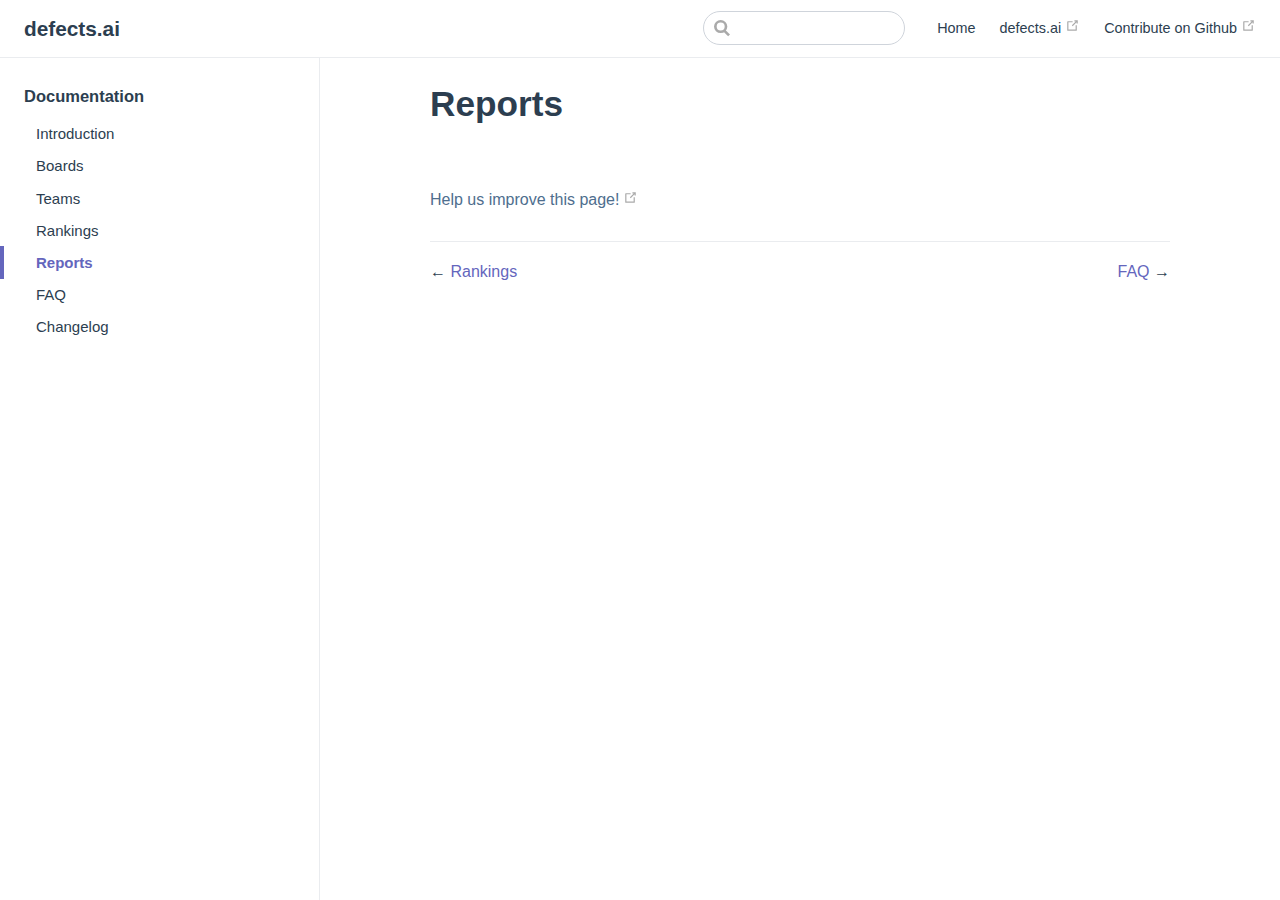
<file: reports.html>
<!DOCTYPE html>
<html lang="en-US">
  <head>
    <meta charset="utf-8">
    <meta name="viewport" content="width=device-width,initial-scale=1">
    <title>Reports | defects.ai</title>
    <meta name="description" content="">
    
    
    <link rel="preload" href="/assets/css/9.styles.b96958ea.css" as="style"><link rel="preload" href="/assets/js/app.cf527ac2.js" as="script"><link rel="preload" href="/assets/js/1.5a1bce7e.js" as="script"><link rel="prefetch" href="/assets/js/5.84ac216f.js"><link rel="prefetch" href="/assets/js/2.4825638c.js"><link rel="prefetch" href="/assets/js/3.3141c4bc.js"><link rel="prefetch" href="/assets/js/4.4dde4d06.js"><link rel="prefetch" href="/assets/js/0.b922bda8.js"><link rel="prefetch" href="/assets/js/6.65243fbf.js"><link rel="prefetch" href="/assets/js/7.0b82be4a.js"><link rel="prefetch" href="/assets/js/8.f4ea853f.js">
    <link rel="stylesheet" href="/assets/css/9.styles.b96958ea.css">
  </head>
  <body>
    <div id="app" data-server-rendered="true"><div class="theme-container"><header class="navbar"><div class="sidebar-button"><svg xmlns="http://www.w3.org/2000/svg" aria-hidden="true" role="img" viewBox="0 0 448 512" class="icon"><path fill="currentColor" d="M436 124H12c-6.627 0-12-5.373-12-12V80c0-6.627 5.373-12 12-12h424c6.627 0 12 5.373 12 12v32c0 6.627-5.373 12-12 12zm0 160H12c-6.627 0-12-5.373-12-12v-32c0-6.627 5.373-12 12-12h424c6.627 0 12 5.373 12 12v32c0 6.627-5.373 12-12 12zm0 160H12c-6.627 0-12-5.373-12-12v-32c0-6.627 5.373-12 12-12h424c6.627 0 12 5.373 12 12v32c0 6.627-5.373 12-12 12z"></path></svg></div><a href="/" class="home-link router-link-active"><!----><span class="site-name">
      defects.ai
    </span></a><div class="links"><div class="search-box"><input aria-label="Search" autocomplete="off" spellcheck="false" value=""><!----></div><nav class="nav-links can-hide"><div class="nav-item"><a href="/" class="nav-link">Home</a></div><div class="nav-item"><a href="http://defects.ai" target="_blank" rel="noopener noreferrer" class="nav-link external">
  defects.ai
  <svg xmlns="http://www.w3.org/2000/svg" aria-hidden="true" x="0px" y="0px" viewBox="0 0 100 100" width="15" height="15" class="icon outbound"><path fill="currentColor" d="M18.8,85.1h56l0,0c2.2,0,4-1.8,4-4v-32h-8v28h-48v-48h28v-8h-32l0,0c-2.2,0-4,1.8-4,4v56C14.8,83.3,16.6,85.1,18.8,85.1z"></path><polygon fill="currentColor" points="45.7,48.7 51.3,54.3 77.2,28.5 77.2,37.2 85.2,37.2 85.2,14.9 62.8,14.9 62.8,22.9 71.5,22.9"></polygon></svg></a></div><a href="https://github.com/defectsai/documentation" target="_blank" rel="noopener noreferrer" class="repo-link">
    Contribute on Github
    <svg xmlns="http://www.w3.org/2000/svg" aria-hidden="true" x="0px" y="0px" viewBox="0 0 100 100" width="15" height="15" class="icon outbound"><path fill="currentColor" d="M18.8,85.1h56l0,0c2.2,0,4-1.8,4-4v-32h-8v28h-48v-48h28v-8h-32l0,0c-2.2,0-4,1.8-4,4v56C14.8,83.3,16.6,85.1,18.8,85.1z"></path><polygon fill="currentColor" points="45.7,48.7 51.3,54.3 77.2,28.5 77.2,37.2 85.2,37.2 85.2,14.9 62.8,14.9 62.8,22.9 71.5,22.9"></polygon></svg></a></nav></div></header><div class="sidebar-mask"></div><div class="sidebar"><nav class="nav-links"><div class="nav-item"><a href="/" class="nav-link">Home</a></div><div class="nav-item"><a href="http://defects.ai" target="_blank" rel="noopener noreferrer" class="nav-link external">
  defects.ai
  <svg xmlns="http://www.w3.org/2000/svg" aria-hidden="true" x="0px" y="0px" viewBox="0 0 100 100" width="15" height="15" class="icon outbound"><path fill="currentColor" d="M18.8,85.1h56l0,0c2.2,0,4-1.8,4-4v-32h-8v28h-48v-48h28v-8h-32l0,0c-2.2,0-4,1.8-4,4v56C14.8,83.3,16.6,85.1,18.8,85.1z"></path><polygon fill="currentColor" points="45.7,48.7 51.3,54.3 77.2,28.5 77.2,37.2 85.2,37.2 85.2,14.9 62.8,14.9 62.8,22.9 71.5,22.9"></polygon></svg></a></div><a href="https://github.com/defectsai/documentation" target="_blank" rel="noopener noreferrer" class="repo-link">
    Contribute on Github
    <svg xmlns="http://www.w3.org/2000/svg" aria-hidden="true" x="0px" y="0px" viewBox="0 0 100 100" width="15" height="15" class="icon outbound"><path fill="currentColor" d="M18.8,85.1h56l0,0c2.2,0,4-1.8,4-4v-32h-8v28h-48v-48h28v-8h-32l0,0c-2.2,0-4,1.8-4,4v56C14.8,83.3,16.6,85.1,18.8,85.1z"></path><polygon fill="currentColor" points="45.7,48.7 51.3,54.3 77.2,28.5 77.2,37.2 85.2,37.2 85.2,14.9 62.8,14.9 62.8,22.9 71.5,22.9"></polygon></svg></a></nav><ul class="sidebar-links"><li><div class="sidebar-group first"><p class="sidebar-heading open"><span>Documentation</span><!----></p><ul class="sidebar-group-items"><li><a href="/" class="sidebar-link">Introduction</a></li><li><a href="/boards.html" class="sidebar-link">Boards</a></li><li><a href="/teams.html" class="sidebar-link">Teams</a></li><li><a href="/rankings.html" class="sidebar-link">Rankings</a></li><li><a href="/reports.html" class="active sidebar-link">Reports</a></li><li><a href="/faq.html" class="sidebar-link">FAQ</a></li><li><a href="/changelog.html" class="sidebar-link">Changelog</a></li></ul></div></li></ul></div><div class="page"><div class="content"><h1 id="reports"><a href="#reports" aria-hidden="true" class="header-anchor">#</a> Reports</h1></div><div class="page-edit"><div class="edit-link"><a href="https://github.com/defectsai/documentation/edit/master/reports.md" target="_blank" rel="noopener noreferrer">Help us improve this page!</a><svg xmlns="http://www.w3.org/2000/svg" aria-hidden="true" x="0px" y="0px" viewBox="0 0 100 100" width="15" height="15" class="icon outbound"><path fill="currentColor" d="M18.8,85.1h56l0,0c2.2,0,4-1.8,4-4v-32h-8v28h-48v-48h28v-8h-32l0,0c-2.2,0-4,1.8-4,4v56C14.8,83.3,16.6,85.1,18.8,85.1z"></path><polygon fill="currentColor" points="45.7,48.7 51.3,54.3 77.2,28.5 77.2,37.2 85.2,37.2 85.2,14.9 62.8,14.9 62.8,22.9 71.5,22.9"></polygon></svg></div><!----></div><div class="page-nav"><p class="inner"><span class="prev">
        ← <a href="/rankings.html" class="prev">
          Rankings
        </a></span><span class="next"><a href="/faq.html">
          FAQ
        </a> →
      </span></p></div></div></div></div>
    <script src="/assets/js/1.5a1bce7e.js" defer></script><script src="/assets/js/app.cf527ac2.js" defer></script>
  </body>
</html>
</file>
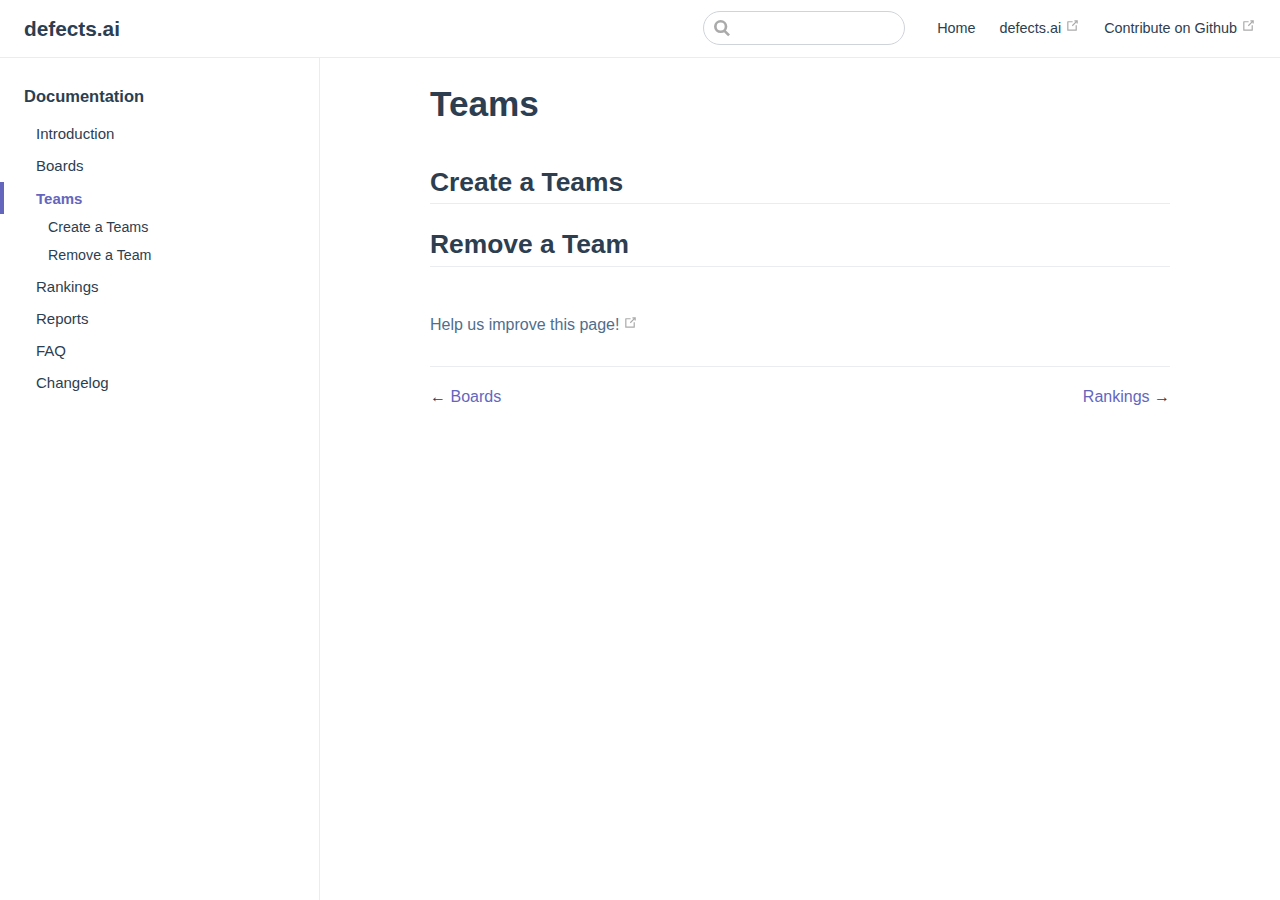
<file: teams.html>
<!DOCTYPE html>
<html lang="en-US">
  <head>
    <meta charset="utf-8">
    <meta name="viewport" content="width=device-width,initial-scale=1">
    <title>Teams | defects.ai</title>
    <meta name="description" content="">
    
    
    <link rel="preload" href="/assets/css/9.styles.b96958ea.css" as="style"><link rel="preload" href="/assets/js/app.cf527ac2.js" as="script"><link rel="preload" href="/assets/js/0.b922bda8.js" as="script"><link rel="prefetch" href="/assets/js/5.84ac216f.js"><link rel="prefetch" href="/assets/js/1.5a1bce7e.js"><link rel="prefetch" href="/assets/js/2.4825638c.js"><link rel="prefetch" href="/assets/js/3.3141c4bc.js"><link rel="prefetch" href="/assets/js/4.4dde4d06.js"><link rel="prefetch" href="/assets/js/6.65243fbf.js"><link rel="prefetch" href="/assets/js/7.0b82be4a.js"><link rel="prefetch" href="/assets/js/8.f4ea853f.js">
    <link rel="stylesheet" href="/assets/css/9.styles.b96958ea.css">
  </head>
  <body>
    <div id="app" data-server-rendered="true"><div class="theme-container"><header class="navbar"><div class="sidebar-button"><svg xmlns="http://www.w3.org/2000/svg" aria-hidden="true" role="img" viewBox="0 0 448 512" class="icon"><path fill="currentColor" d="M436 124H12c-6.627 0-12-5.373-12-12V80c0-6.627 5.373-12 12-12h424c6.627 0 12 5.373 12 12v32c0 6.627-5.373 12-12 12zm0 160H12c-6.627 0-12-5.373-12-12v-32c0-6.627 5.373-12 12-12h424c6.627 0 12 5.373 12 12v32c0 6.627-5.373 12-12 12zm0 160H12c-6.627 0-12-5.373-12-12v-32c0-6.627 5.373-12 12-12h424c6.627 0 12 5.373 12 12v32c0 6.627-5.373 12-12 12z"></path></svg></div><a href="/" class="home-link router-link-active"><!----><span class="site-name">
      defects.ai
    </span></a><div class="links"><div class="search-box"><input aria-label="Search" autocomplete="off" spellcheck="false" value=""><!----></div><nav class="nav-links can-hide"><div class="nav-item"><a href="/" class="nav-link">Home</a></div><div class="nav-item"><a href="http://defects.ai" target="_blank" rel="noopener noreferrer" class="nav-link external">
  defects.ai
  <svg xmlns="http://www.w3.org/2000/svg" aria-hidden="true" x="0px" y="0px" viewBox="0 0 100 100" width="15" height="15" class="icon outbound"><path fill="currentColor" d="M18.8,85.1h56l0,0c2.2,0,4-1.8,4-4v-32h-8v28h-48v-48h28v-8h-32l0,0c-2.2,0-4,1.8-4,4v56C14.8,83.3,16.6,85.1,18.8,85.1z"></path><polygon fill="currentColor" points="45.7,48.7 51.3,54.3 77.2,28.5 77.2,37.2 85.2,37.2 85.2,14.9 62.8,14.9 62.8,22.9 71.5,22.9"></polygon></svg></a></div><a href="https://github.com/defectsai/documentation" target="_blank" rel="noopener noreferrer" class="repo-link">
    Contribute on Github
    <svg xmlns="http://www.w3.org/2000/svg" aria-hidden="true" x="0px" y="0px" viewBox="0 0 100 100" width="15" height="15" class="icon outbound"><path fill="currentColor" d="M18.8,85.1h56l0,0c2.2,0,4-1.8,4-4v-32h-8v28h-48v-48h28v-8h-32l0,0c-2.2,0-4,1.8-4,4v56C14.8,83.3,16.6,85.1,18.8,85.1z"></path><polygon fill="currentColor" points="45.7,48.7 51.3,54.3 77.2,28.5 77.2,37.2 85.2,37.2 85.2,14.9 62.8,14.9 62.8,22.9 71.5,22.9"></polygon></svg></a></nav></div></header><div class="sidebar-mask"></div><div class="sidebar"><nav class="nav-links"><div class="nav-item"><a href="/" class="nav-link">Home</a></div><div class="nav-item"><a href="http://defects.ai" target="_blank" rel="noopener noreferrer" class="nav-link external">
  defects.ai
  <svg xmlns="http://www.w3.org/2000/svg" aria-hidden="true" x="0px" y="0px" viewBox="0 0 100 100" width="15" height="15" class="icon outbound"><path fill="currentColor" d="M18.8,85.1h56l0,0c2.2,0,4-1.8,4-4v-32h-8v28h-48v-48h28v-8h-32l0,0c-2.2,0-4,1.8-4,4v56C14.8,83.3,16.6,85.1,18.8,85.1z"></path><polygon fill="currentColor" points="45.7,48.7 51.3,54.3 77.2,28.5 77.2,37.2 85.2,37.2 85.2,14.9 62.8,14.9 62.8,22.9 71.5,22.9"></polygon></svg></a></div><a href="https://github.com/defectsai/documentation" target="_blank" rel="noopener noreferrer" class="repo-link">
    Contribute on Github
    <svg xmlns="http://www.w3.org/2000/svg" aria-hidden="true" x="0px" y="0px" viewBox="0 0 100 100" width="15" height="15" class="icon outbound"><path fill="currentColor" d="M18.8,85.1h56l0,0c2.2,0,4-1.8,4-4v-32h-8v28h-48v-48h28v-8h-32l0,0c-2.2,0-4,1.8-4,4v56C14.8,83.3,16.6,85.1,18.8,85.1z"></path><polygon fill="currentColor" points="45.7,48.7 51.3,54.3 77.2,28.5 77.2,37.2 85.2,37.2 85.2,14.9 62.8,14.9 62.8,22.9 71.5,22.9"></polygon></svg></a></nav><ul class="sidebar-links"><li><div class="sidebar-group first"><p class="sidebar-heading open"><span>Documentation</span><!----></p><ul class="sidebar-group-items"><li><a href="/" class="sidebar-link">Introduction</a></li><li><a href="/boards.html" class="sidebar-link">Boards</a></li><li><a href="/teams.html" class="active sidebar-link">Teams</a><ul class="sidebar-sub-headers"><li class="sidebar-sub-header"><a href="/teams.html#create-a-teams" class="sidebar-link">Create a Teams</a></li><li class="sidebar-sub-header"><a href="/teams.html#remove-a-team" class="sidebar-link">Remove a Team</a></li></ul></li><li><a href="/rankings.html" class="sidebar-link">Rankings</a></li><li><a href="/reports.html" class="sidebar-link">Reports</a></li><li><a href="/faq.html" class="sidebar-link">FAQ</a></li><li><a href="/changelog.html" class="sidebar-link">Changelog</a></li></ul></div></li></ul></div><div class="page"><div class="content"><h1 id="teams"><a href="#teams" aria-hidden="true" class="header-anchor">#</a> Teams</h1><h2 id="create-a-teams"><a href="#create-a-teams" aria-hidden="true" class="header-anchor">#</a> Create a Teams</h2><h2 id="remove-a-team"><a href="#remove-a-team" aria-hidden="true" class="header-anchor">#</a> Remove a Team</h2></div><div class="page-edit"><div class="edit-link"><a href="https://github.com/defectsai/documentation/edit/master/teams.md" target="_blank" rel="noopener noreferrer">Help us improve this page!</a><svg xmlns="http://www.w3.org/2000/svg" aria-hidden="true" x="0px" y="0px" viewBox="0 0 100 100" width="15" height="15" class="icon outbound"><path fill="currentColor" d="M18.8,85.1h56l0,0c2.2,0,4-1.8,4-4v-32h-8v28h-48v-48h28v-8h-32l0,0c-2.2,0-4,1.8-4,4v56C14.8,83.3,16.6,85.1,18.8,85.1z"></path><polygon fill="currentColor" points="45.7,48.7 51.3,54.3 77.2,28.5 77.2,37.2 85.2,37.2 85.2,14.9 62.8,14.9 62.8,22.9 71.5,22.9"></polygon></svg></div><!----></div><div class="page-nav"><p class="inner"><span class="prev">
        ← <a href="/boards.html" class="prev">
          Boards
        </a></span><span class="next"><a href="/rankings.html">
          Rankings
        </a> →
      </span></p></div></div></div></div>
    <script src="/assets/js/0.b922bda8.js" defer></script><script src="/assets/js/app.cf527ac2.js" defer></script>
  </body>
</html>
</file>
<file: assets/css/9.styles.b96958ea.css>
.icon.outbound{color:#aaa;display:inline-block}.badge{display:inline-block;vertical-align:top;font-size:14px;height:18px;line-height:18px;border-radius:9px;padding:0 5px;color:#fff;margin-right:5px}.badge.tip{background-color:#42b983}.badge.warn,.badge.warning{background-color:#e7c000}.home{padding:3.6rem 2rem 0;max-width:960px;margin:0 auto}.home .hero{text-align:center}.home .hero img{max-height:280px;display:block;margin:3rem auto 1.5rem}.home .hero h1{font-size:3rem}.home .hero .action,.home .hero .description,.home .hero h1{margin:1.8rem auto}.home .hero .description{max-width:35rem;font-size:1.6rem;line-height:1.3;color:#6a8bad}.home .hero .action-button{display:inline-block;font-size:1.2rem;color:#fff;background-color:#6466bd;padding:.8rem 1.6rem;border-radius:4px;transition:background-color .1s ease;box-sizing:border-box;border-bottom:1px solid #5052b4}.home .hero .action-button:hover{background-color:#7375c4}.home .features{border-top:1px solid #eaecef;padding:1.2rem 0;margin-top:2.5rem;display:flex;flex-wrap:wrap;align-items:flex-start;align-content:stretch;justify-content:space-between}.home .feature{flex-grow:1;flex-basis:30%;max-width:30%}.home .feature h2{font-size:1.4rem;font-weight:500;border-bottom:none;padding-bottom:0;color:#3a5169}.home .feature p{color:#4e6e8e}.home .footer{padding:2.5rem;border-top:1px solid #eaecef;text-align:center;color:#4e6e8e}@media (max-width:719px){.home .features{flex-direction:column}.home .feature{max-width:100%;padding:0 2.5rem}}@media (max-width:419px){.home{padding-left:1.5rem;padding-right:1.5rem}.home .hero img{max-height:210px;margin:2rem auto 1.2rem}.home .hero h1{font-size:2rem}.home .hero .action,.home .hero .description,.home .hero h1{margin:1.2rem auto}.home .hero .description{font-size:1.2rem}.home .hero .action-button{font-size:1rem;padding:.6rem 1.2rem}.home .feature h2{font-size:1.25rem}}.sidebar-button{display:none;width:1.25rem;height:1.25rem;position:absolute;padding:.6rem;top:.6rem;left:1rem}.sidebar-button .icon{display:block;width:1.25rem;height:1.25rem}@media (max-width:719px){.sidebar-button{display:block}}.search-box{display:inline-block;position:relative;margin-right:.5rem}.search-box input{cursor:text;width:10rem;color:#4e6e8e;display:inline-block;border:1px solid #cfd4db;border-radius:2rem;font-size:.9rem;line-height:2rem;padding:0 .5rem 0 2rem;outline:none;transition:all .2s ease;background:#fff url(/assets/img/search.83621669.svg) .6rem .5rem no-repeat;background-size:1rem}.search-box input:focus{cursor:auto;border-color:#6466bd}.search-box .suggestions{background:#fff;width:20rem;position:absolute;top:1.5rem;border:1px solid #cfd4db;border-radius:6px;padding:.4rem;list-style-type:none}.search-box .suggestions.align-right{right:0}.search-box .suggestion{line-height:1.4;padding:.4rem .6rem;border-radius:4px;cursor:pointer}.search-box .suggestion a{color:#5d82a6}.search-box .suggestion a .page-title{font-weight:600}.search-box .suggestion a .header{font-size:.9em;margin-left:.25em}.search-box .suggestion.focused{background-color:#f3f4f5}.search-box .suggestion.focused a{color:#6466bd}@media (max-width:959px){.search-box input{cursor:pointer;width:0;border-color:transparent;position:relative;left:1rem}.search-box input:focus{cursor:text;left:0;width:10rem}}@media (max-width:959px) and (min-width:719px){.search-box .suggestions{left:0}}@media (max-width:719px){.search-box{margin-right:0}.search-box .suggestions{right:0}}@media (max-width:419px){.search-box .suggestions{width:calc(100vw - 4rem)}.search-box input:focus{width:8rem}}.dropdown-enter,.dropdown-leave-to{height:0!important}.dropdown-wrapper .dropdown-title{display:block}.dropdown-wrapper .dropdown-title:hover{border-color:transparent}.dropdown-wrapper .dropdown-title .arrow{vertical-align:middle;margin-top:-1px;margin-left:.4rem}.dropdown-wrapper .nav-dropdown .dropdown-item{color:inherit;line-height:1.7rem}.dropdown-wrapper .nav-dropdown .dropdown-item h4{margin:.45rem 0 0;border-top:1px solid #eee;padding:.45rem 1.5rem 0 1.25rem}.dropdown-wrapper .nav-dropdown .dropdown-item .dropdown-subitem-wrapper{padding:0;list-style:none}.dropdown-wrapper .nav-dropdown .dropdown-item .dropdown-subitem-wrapper .dropdown-subitem{font-size:.9em}.dropdown-wrapper .nav-dropdown .dropdown-item a{display:block;line-height:1.7rem;position:relative;border-bottom:none;font-weight:400;margin-bottom:0;padding:0 1.5rem 0 1.25rem}.dropdown-wrapper .nav-dropdown .dropdown-item a.router-link-active,.dropdown-wrapper .nav-dropdown .dropdown-item a:hover{color:#6466bd}.dropdown-wrapper .nav-dropdown .dropdown-item a.router-link-active:after{content:"";width:0;height:0;border-left:5px solid #6466bd;border-top:3px solid transparent;border-bottom:3px solid transparent;position:absolute;top:calc(50% - 2px);left:9px}.dropdown-wrapper .nav-dropdown .dropdown-item:first-child h4{margin-top:0;padding-top:0;border-top:0}@media (max-width:719px){.dropdown-wrapper.open .dropdown-title{margin-bottom:.5rem}.dropdown-wrapper .nav-dropdown{transition:height .1s ease-out;overflow:hidden}.dropdown-wrapper .nav-dropdown .dropdown-item h4{border-top:0;margin-top:0;padding-top:0}.dropdown-wrapper .nav-dropdown .dropdown-item>a,.dropdown-wrapper .nav-dropdown .dropdown-item h4{font-size:15px;line-height:2rem}.dropdown-wrapper .nav-dropdown .dropdown-item .dropdown-subitem{font-size:14px;padding-left:1rem}}@media (min-width:719px){.dropdown-wrapper{height:1.8rem}.dropdown-wrapper:hover .nav-dropdown{display:block!important}.dropdown-wrapper .dropdown-title .arrow{border-left:4px solid transparent;border-right:4px solid transparent;border-top:6px solid #ccc;border-bottom:0}.dropdown-wrapper .nav-dropdown{display:none;height:auto!important;box-sizing:border-box;max-height:calc(100vh - 2.7rem);overflow-y:auto;position:absolute;top:100%;right:0;background-color:#fff;padding:.6rem 0;border:1px solid #ddd;border-bottom-color:#ccc;text-align:left;border-radius:.25rem;white-space:nowrap;margin:0}}.nav-links{display:inline-block}.nav-links a{line-height:1.4rem;color:inherit}.nav-links a.router-link-active,.nav-links a:hover{color:#6466bd}.nav-links .nav-item{cursor:pointer;position:relative;display:inline-block;margin-left:1.5rem;line-height:2rem}.nav-links .repo-link{margin-left:1.5rem}@media (max-width:719px){.nav-links .nav-item,.nav-links .repo-link{margin-left:0}}@media (min-width:719px){.nav-links a.router-link-active,.nav-links a:hover{color:#2c3e50}.nav-item>a:not(.external).router-link-active,.nav-item>a:not(.external):hover{margin-bottom:-2px;border-bottom:2px solid #7072c2}}.navbar{padding:.7rem 1.5rem;line-height:2.2rem;position:relative}.navbar a,.navbar img,.navbar span{display:inline-block}.navbar .logo{height:2.2rem;min-width:2.2rem;margin-right:.8rem;vertical-align:top}.navbar .site-name{font-size:1.3rem;font-weight:600;color:#2c3e50;position:relative}.navbar .links{font-size:.9rem;position:absolute;right:1.5rem;top:.7rem}@media (max-width:719px){.navbar{padding-left:4rem}.navbar .can-hide{display:none}}.page-edit,.page-nav{max-width:740px;margin:0 auto;padding:2rem 2.5rem}@media (max-width:959px){.page-edit,.page-nav{padding:2rem}}@media (max-width:419px){.page-edit,.page-nav{padding:1.5rem}}.page{padding-bottom:2rem}.page-edit{padding-top:1rem;padding-bottom:1rem;overflow:auto}.page-edit .edit-link{display:inline-block}.page-edit .edit-link a{color:#4e6e8e;margin-right:.25rem}.page-edit .last-updated{float:right;font-size:.9em}.page-edit .last-updated .prefix{font-weight:500;color:#4e6e8e}.page-edit .last-updated .time{font-weight:400;color:#aaa}.page-nav{padding-top:1rem;padding-bottom:0}.page-nav .inner{min-height:2rem;margin-top:0;border-top:1px solid #eaecef;padding-top:1rem;overflow:auto}.page-nav .next{float:right}@media (max-width:719px){.page-edit .edit-link{margin-bottom:.5rem}.page-edit .last-updated{font-size:.8em;float:none;text-align:left}}.sidebar .sidebar-sub-headers{padding-left:1rem;font-size:.95em}a.sidebar-link{font-weight:400;display:inline-block;color:#2c3e50;border-left:.25rem solid transparent;padding:.35rem 1rem .35rem 1.25rem;line-height:1.4;width:100%;box-sizing:border-box}a.sidebar-link:hover{color:#6466bd}a.sidebar-link.active{font-weight:600;color:#6466bd;border-left-color:#6466bd}.sidebar-group a.sidebar-link{padding-left:2rem}.sidebar-sub-headers a.sidebar-link{padding-top:.25rem;padding-bottom:.25rem;border-left:none}.sidebar-sub-headers a.sidebar-link.active{font-weight:500}.sidebar-group:not(.first){margin-top:1em}.sidebar-group .sidebar-group{padding-left:.5em}.sidebar-group:not(.collapsable) .sidebar-heading{cursor:auto;color:inherit}.sidebar-heading{color:#999;transition:color .15s ease;cursor:pointer;font-size:1.1em;font-weight:700;padding:0 1.5rem;margin-top:0;margin-bottom:.5rem}.sidebar-heading.open,.sidebar-heading:hover{color:inherit}.sidebar-heading .arrow{position:relative;top:-.12em;left:.5em}.sidebar-heading:.open .arrow{top:-.18em}.sidebar-group-items{transition:height .1s ease-out;overflow:hidden}.sidebar ul{padding:0;margin:0;list-style-type:none}.sidebar a{display:inline-block}.sidebar .nav-links{display:none;border-bottom:1px solid #eaecef;padding:.5rem 0 .75rem 0}.sidebar .nav-links a{font-weight:600}.sidebar .nav-links .nav-item,.sidebar .nav-links .repo-link{display:block;line-height:1.25rem;font-size:1.1em;padding:.5rem 0 .5rem 1.5rem}.sidebar .sidebar-links{padding:1.5rem 0}@media (max-width:719px){.sidebar .nav-links{display:block}.sidebar .nav-links .dropdown-wrapper .nav-dropdown .dropdown-item a.router-link-active:after{top:calc(1rem - 2px)}.sidebar .sidebar-links{padding:1rem 0}}code[class*=language-],pre[class*=language-]{color:#ccc;background:none;font-family:Consolas,Monaco,Andale Mono,Ubuntu Mono,monospace;text-align:left;white-space:pre;word-spacing:normal;word-break:normal;word-wrap:normal;line-height:1.5;-moz-tab-size:4;-o-tab-size:4;tab-size:4;-webkit-hyphens:none;-ms-hyphens:none;hyphens:none}pre[class*=language-]{padding:1em;margin:.5em 0;overflow:auto}:not(pre)>code[class*=language-],pre[class*=language-]{background:#2d2d2d}:not(pre)>code[class*=language-]{padding:.1em;border-radius:.3em;white-space:normal}.token.block-comment,.token.cdata,.token.comment,.token.doctype,.token.prolog{color:#999}.token.punctuation{color:#ccc}.token.attr-name,.token.deleted,.token.namespace,.token.tag{color:#e2777a}.token.function-name{color:#6196cc}.token.boolean,.token.function,.token.number{color:#f08d49}.token.class-name,.token.constant,.token.property,.token.symbol{color:#f8c555}.token.atrule,.token.builtin,.token.important,.token.keyword,.token.selector{color:#cc99cd}.token.attr-value,.token.char,.token.regex,.token.string,.token.variable{color:#7ec699}.token.entity,.token.operator,.token.url{color:#67cdcc}.token.bold,.token.important{font-weight:700}.token.italic{font-style:italic}.token.entity{cursor:help}.token.inserted{color:green}#nprogress{pointer-events:none}#nprogress .bar{background:#6466bd;position:fixed;z-index:1031;top:0;left:0;width:100%;height:2px}#nprogress .peg{display:block;position:absolute;right:0;width:100px;height:100%;box-shadow:0 0 10px #6466bd,0 0 5px #6466bd;opacity:1;transform:rotate(3deg) translateY(-4px)}#nprogress .spinner{display:block;position:fixed;z-index:1031;top:15px;right:15px}#nprogress .spinner-icon{width:18px;height:18px;box-sizing:border-box;border:2px solid transparent;border-top-color:#6466bd;border-left-color:#6466bd;border-radius:50%;animation:nprogress-spinner .4s linear infinite}.nprogress-custom-parent{overflow:hidden;position:relative}.nprogress-custom-parent #nprogress .bar,.nprogress-custom-parent #nprogress .spinner{position:absolute}@keyframes nprogress-spinner{0%{transform:rotate(0deg)}to{transform:rotate(1turn)}}.content code{color:#476582;padding:.25rem .5rem;margin:0;font-size:.85em;background-color:rgba(27,31,35,.05);border-radius:3px}.content pre,.content pre[class*=language-]{line-height:1.4;padding:1.25rem 1.5rem;margin:.85rem 0;background:transparent;overflow:auto}.content pre[class*=language-] code,.content pre code{color:#fff;padding:0;background-color:transparent;border-radius:0}div[class*=language-]{position:relative;background-color:#282c34;border-radius:6px}div[class*=language-] .highlight-lines{-webkit-user-select:none;-moz-user-select:none;-ms-user-select:none;user-select:none;padding-top:1.3rem;position:absolute;top:0;left:0;width:100%;line-height:1.4}div[class*=language-] .highlight-lines .highlighted{background-color:rgba(0,0,0,.66)}div[class*=language-] pre{position:relative;z-index:1}div[class*=language-]:before{position:absolute;z-index:3;top:.8em;right:1em;font-size:.75rem;color:hsla(0,0%,100%,.4)}div[class*=language-]:not(.line-numbers-mode) .line-numbers-wrapper{display:none}div[class*=language-].line-numbers-mode .highlight-lines .highlighted{position:relative}div[class*=language-].line-numbers-mode .highlight-lines .highlighted:before{content:" ";position:absolute;z-index:3;left:0;top:0;display:block;width:3.5rem;height:100%;background-color:rgba(0,0,0,.66)}div[class*=language-].line-numbers-mode pre{padding-left:4.5rem;vertical-align:middle}div[class*=language-].line-numbers-mode .line-numbers-wrapper{position:absolute;top:0;width:3.5rem;text-align:center;color:hsla(0,0%,100%,.3);padding:1.25rem 0;line-height:1.4}div[class*=language-].line-numbers-mode .line-numbers-wrapper .line-number,div[class*=language-].line-numbers-mode .line-numbers-wrapper br{-webkit-user-select:none;-moz-user-select:none;-ms-user-select:none;user-select:none}div[class*=language-].line-numbers-mode .line-numbers-wrapper .line-number{position:relative;z-index:4;font-size:.85em}div[class*=language-].line-numbers-mode:after{content:"";position:absolute;z-index:2;top:0;left:0;width:3.5rem;height:100%;border-radius:6px 0 0 6px;border-right:1px solid rgba(0,0,0,.66);background-color:#282c34}div[class~=language-js]:before{content:"js"}div[class~=language-ts]:before{content:"ts"}div[class~=language-html]:before{content:"html"}div[class~=language-md]:before{content:"md"}div[class~=language-vue]:before{content:"vue"}div[class~=language-css]:before{content:"css"}div[class~=language-sass]:before{content:"sass"}div[class~=language-scss]:before{content:"scss"}div[class~=language-less]:before{content:"less"}div[class~=language-stylus]:before{content:"stylus"}div[class~=language-go]:before{content:"go"}div[class~=language-java]:before{content:"java"}div[class~=language-c]:before{content:"c"}div[class~=language-sh]:before{content:"sh"}div[class~=language-yaml]:before{content:"yaml"}div[class~=language-javascript]:before{content:"js"}div[class~=language-typescript]:before{content:"ts"}div[class~=language-markup]:before{content:"html"}div[class~=language-markdown]:before{content:"md"}div[class~=language-json]:before{content:"json"}div[class~=language-ruby]:before{content:"rb"}div[class~=language-python]:before{content:"py"}div[class~=language-bash]:before{content:"sh"}.custom-block .custom-block-title{font-weight:600;margin-bottom:-.4rem}.custom-block.danger,.custom-block.tip,.custom-block.warning{padding:.1rem 1.5rem;border-left-width:.5rem;border-left-style:solid;margin:1rem 0}.custom-block.tip{background-color:#f3f5f7;border-color:#42b983}.custom-block.warning{background-color:rgba(255,229,100,.3);border-color:#e7c000;color:#6b5900}.custom-block.warning .custom-block-title{color:#b29400}.custom-block.warning a{color:#2c3e50}.custom-block.danger{background-color:#ffe6e6;border-color:#c00;color:#4d0000}.custom-block.danger .custom-block-title{color:#900}.custom-block.danger a{color:#2c3e50}.arrow{display:inline-block;width:0;height:0}.arrow.up{border-bottom:6px solid #ccc}.arrow.down,.arrow.up{border-left:4px solid transparent;border-right:4px solid transparent}.arrow.down{border-top:6px solid #ccc}.arrow.right{border-left:6px solid #ccc}.arrow.left,.arrow.right{border-top:4px solid transparent;border-bottom:4px solid transparent}.arrow.left{border-right:6px solid #ccc}.content:not(.custom){max-width:740px;margin:0 auto;padding:2rem 2.5rem}@media (max-width:959px){.content:not(.custom){padding:2rem}}@media (max-width:419px){.content:not(.custom){padding:1.5rem}}.table-of-contents .badge{vertical-align:middle}body,html{padding:0;margin:0}body{font-family:-apple-system,BlinkMacSystemFont,Segoe UI,Roboto,Oxygen,Ubuntu,Cantarell,Fira Sans,Droid Sans,Helvetica Neue,sans-serif;-webkit-font-smoothing:antialiased;-moz-osx-font-smoothing:grayscale;font-size:16px;color:#2c3e50}.page{padding-left:20rem}.navbar{z-index:20;right:0;height:3.6rem;background-color:#fff;box-sizing:border-box;border-bottom:1px solid #eaecef}.navbar,.sidebar-mask{position:fixed;top:0;left:0}.sidebar-mask{z-index:9;width:100vw;height:100vh;display:none}.sidebar{font-size:15px;background-color:#fff;width:20rem;position:fixed;z-index:10;margin:0;top:3.6rem;left:0;bottom:0;box-sizing:border-box;border-right:1px solid #eaecef;overflow-y:auto}.content:not(.custom)>:first-child{margin-top:3.6rem}.content:not(.custom) a:hover{text-decoration:underline}.content:not(.custom) p.demo{padding:1rem 1.5rem;border:1px solid #ddd;border-radius:4px}.content:not(.custom) img{max-width:100%}.content.custom{padding:0;margin:0}.content.custom img{max-width:100%}a{font-weight:500;text-decoration:none}a,p a code{color:#6466bd}p a code{font-weight:400}kbd{background:#eee;border:.15rem solid #ddd;border-bottom:.25rem solid #ddd;border-radius:.15rem;padding:0 .15em}blockquote{font-size:1.2rem;color:#999;border-left:.25rem solid #dfe2e5;margin-left:0;padding-left:1rem}ol,ul{padding-left:1.2em}strong{font-weight:600}h1,h2,h3,h4,h5,h6{font-weight:600;line-height:1.25}.content:not(.custom)>h1,.content:not(.custom)>h2,.content:not(.custom)>h3,.content:not(.custom)>h4,.content:not(.custom)>h5,.content:not(.custom)>h6{margin-top:-3.1rem;padding-top:4.6rem;margin-bottom:0}.content:not(.custom)>h1:first-child,.content:not(.custom)>h2:first-child,.content:not(.custom)>h3:first-child,.content:not(.custom)>h4:first-child,.content:not(.custom)>h5:first-child,.content:not(.custom)>h6:first-child{margin-top:-1.5rem;margin-bottom:1rem}.content:not(.custom)>h1:first-child+.custom-block,.content:not(.custom)>h1:first-child+p,.content:not(.custom)>h1:first-child+pre,.content:not(.custom)>h2:first-child+.custom-block,.content:not(.custom)>h2:first-child+p,.content:not(.custom)>h2:first-child+pre,.content:not(.custom)>h3:first-child+.custom-block,.content:not(.custom)>h3:first-child+p,.content:not(.custom)>h3:first-child+pre,.content:not(.custom)>h4:first-child+.custom-block,.content:not(.custom)>h4:first-child+p,.content:not(.custom)>h4:first-child+pre,.content:not(.custom)>h5:first-child+.custom-block,.content:not(.custom)>h5:first-child+p,.content:not(.custom)>h5:first-child+pre,.content:not(.custom)>h6:first-child+.custom-block,.content:not(.custom)>h6:first-child+p,.content:not(.custom)>h6:first-child+pre{margin-top:2rem}h1:hover .header-anchor,h2:hover .header-anchor,h3:hover .header-anchor,h4:hover .header-anchor,h5:hover .header-anchor,h6:hover .header-anchor{opacity:1}h1{font-size:2.2rem}h2{font-size:1.65rem;padding-bottom:.3rem;border-bottom:1px solid #eaecef}h3{font-size:1.35rem}a.header-anchor{font-size:.85em;float:left;margin-left:-.87em;padding-right:.23em;margin-top:.125em;opacity:0}a.header-anchor:hover{text-decoration:none}.line-number,code,kbd{font-family:source-code-pro,Menlo,Monaco,Consolas,Courier New,monospace}ol,p,ul{line-height:1.7}hr{border:0;border-top:1px solid #eaecef}table{border-collapse:collapse;margin:1rem 0;display:block;overflow-x:auto}tr{border-top:1px solid #dfe2e5}tr:nth-child(2n){background-color:#f6f8fa}td,th{border:1px solid #dfe2e5;padding:.6em 1em}.custom-layout{padding-top:3.6rem}.theme-container.sidebar-open .sidebar-mask{display:block}.theme-container.no-navbar .content:not(.custom)>h1,.theme-container.no-navbar h2,.theme-container.no-navbar h3,.theme-container.no-navbar h4,.theme-container.no-navbar h5,.theme-container.no-navbar h6{margin-top:1.5rem;padding-top:0}.theme-container.no-navbar .sidebar{top:0}.theme-container.no-navbar .custom-layout{padding-top:0}@media (min-width:720px){.theme-container.no-sidebar .sidebar{display:none}.theme-container.no-sidebar .page{padding-left:0}}@media (max-width:959px){.sidebar{font-size:15px;width:16.4rem}.page{padding-left:16.4rem}}@media (max-width:719px){.sidebar{top:0;padding-top:3.6rem;transform:translateX(-100%);transition:transform .2s ease}.page{padding-left:0}.theme-container.sidebar-open .sidebar{transform:translateX(0)}.theme-container.no-navbar .sidebar{padding-top:0}}@media (max-width:419px){h1{font-size:1.9rem}.content div[class*=language-]{margin:.85rem -1.5rem;border-radius:0}}
</file>
